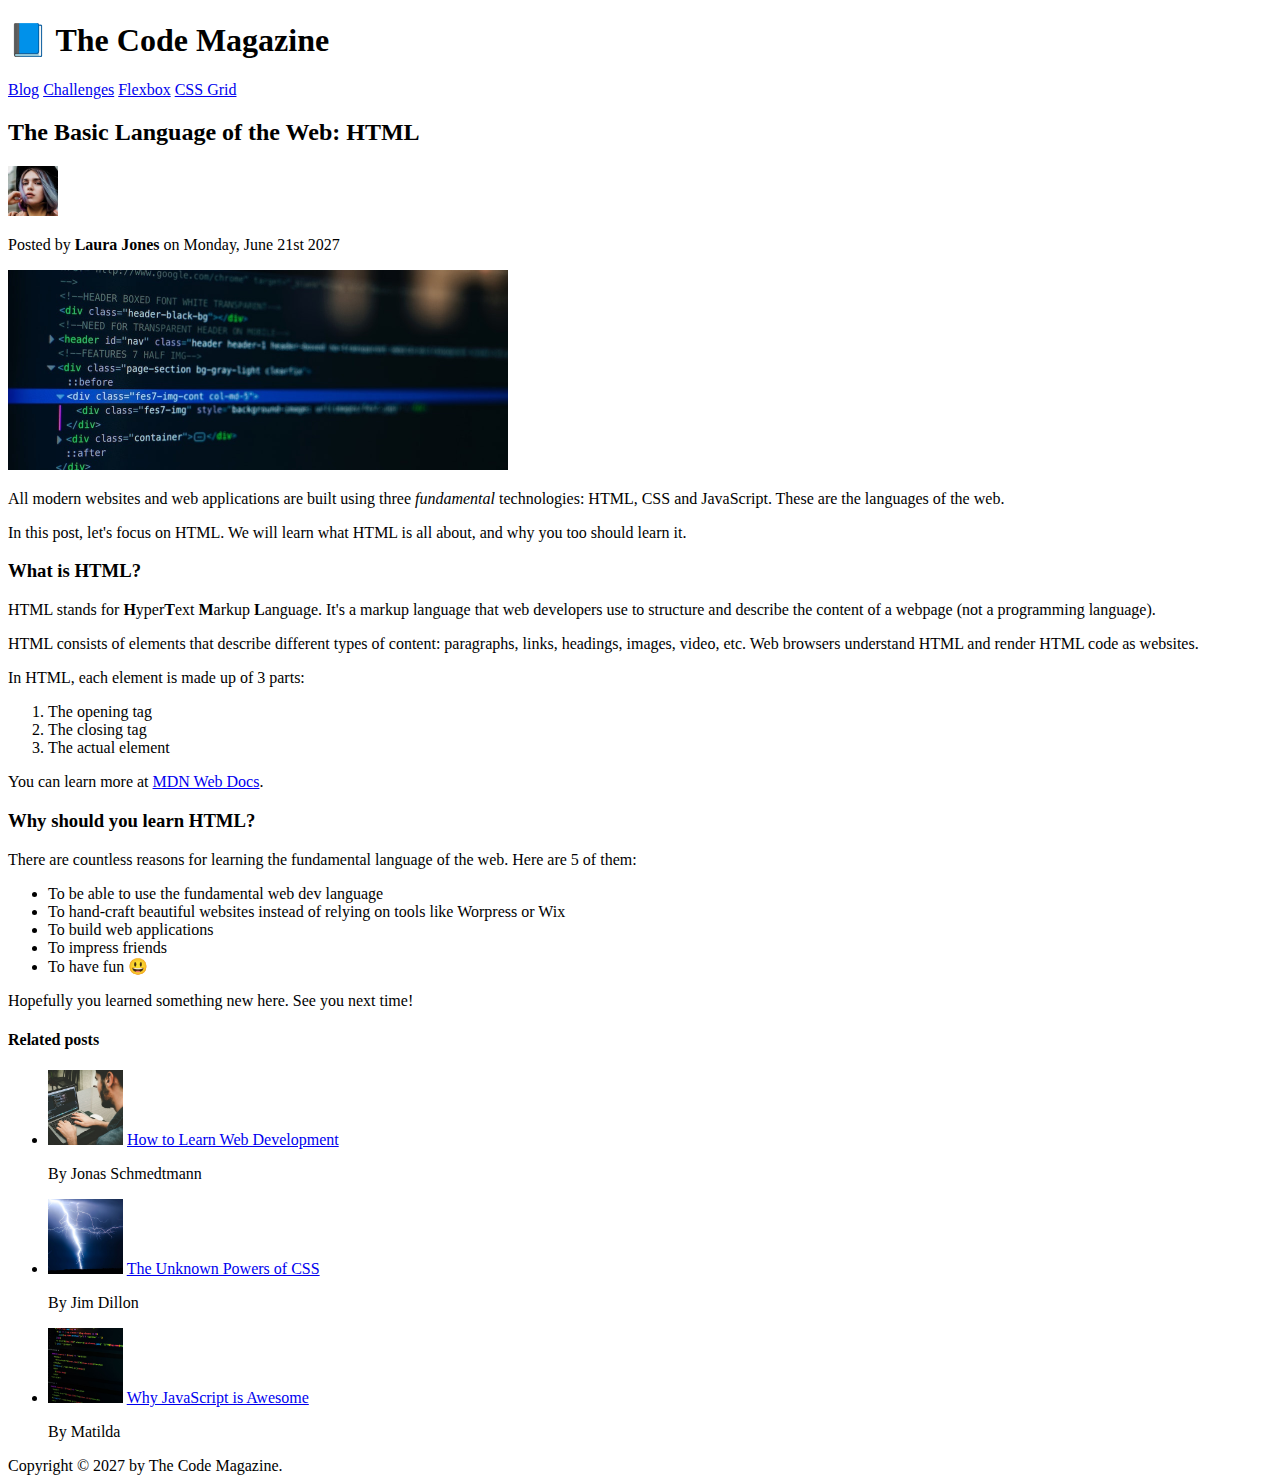
<file: html-css-course-master/final/02-HTML-Fundamentals/index.html>
<!DOCTYPE html>
<html lang="en">
  <head>
    <meta charset="UTF-8" />
    <title>The Basic Language of the Web: HTML</title>
  </head>

  <body>
    <!--
    <h1>The Basic Language of the Web: HTML</h1>
    <h2>The Basic Language of the Web: HTML</h2>
    <h3>The Basic Language of the Web: HTML</h3>
    <h4>The Basic Language of the Web: HTML</h4>
    <h5>The Basic Language of the Web: HTML</h5>
    <h6>The Basic Language of the Web: HTML</h6>
    -->

    <header>
      <h1>📘 The Code Magazine</h1>

      <nav>
        <a href="blog.html">Blog</a>
        <a href="#">Challenges</a>
        <a href="#">Flexbox</a>
        <a href="#">CSS Grid</a>
      </nav>
    </header>

    <article>
      <header>
        <h2>The Basic Language of the Web: HTML</h2>

        <img
          src="img/laura-jones.jpg"
          alt="Headshot of Laura Jones"
          height="50"
          width="50"
        />

        <p>Posted by <strong>Laura Jones</strong> on Monday, June 21st 2027</p>

        <img
          src="img/post-img.jpg"
          alt="HTML code on a screen"
          width="500"
          height="200"
        />
      </header>

      <p>
        All modern websites and web applications are built using three
        <em>fundamental</em>
        technologies: HTML, CSS and JavaScript. These are the languages of the
        web.
      </p>

      <p>
        In this post, let's focus on HTML. We will learn what HTML is all about,
        and why you too should learn it.
      </p>

      <h3>What is HTML?</h3>
      <p>
        HTML stands for <strong>H</strong>yper<strong>T</strong>ext
        <strong>M</strong>arkup <strong>L</strong>anguage. It's a markup
        language that web developers use to structure and describe the content
        of a webpage (not a programming language).
      </p>
      <p>
        HTML consists of elements that describe different types of content:
        paragraphs, links, headings, images, video, etc. Web browsers understand
        HTML and render HTML code as websites.
      </p>
      <p>In HTML, each element is made up of 3 parts:</p>

      <ol>
        <li>The opening tag</li>
        <li>The closing tag</li>
        <li>The actual element</li>
      </ol>

      <p>
        You can learn more at
        <a
          href="https://developer.mozilla.org/en-US/docs/Web/HTML"
          target="_blank"
          >MDN Web Docs</a
        >.
      </p>

      <h3>Why should you learn HTML?</h3>

      <p>
        There are countless reasons for learning the fundamental language of the
        web. Here are 5 of them:
      </p>

      <ul>
        <li>To be able to use the fundamental web dev language</li>
        <li>
          To hand-craft beautiful websites instead of relying on tools like
          Worpress or Wix
        </li>
        <li>To build web applications</li>
        <li>To impress friends</li>
        <li>To have fun 😃</li>
      </ul>

      <p>Hopefully you learned something new here. See you next time!</p>
    </article>

    <aside>
      <h4>Related posts</h4>

      <ul>
        <li>
          <img
            src="img/related-1.jpg"
            alt="Person programming"
            width="75"
            width="75"
          />
          <a href="#">How to Learn Web Development</a>
          <p>By Jonas Schmedtmann</p>
        </li>
        <li>
          <img src="img/related-2.jpg" alt="Lightning" width="75" heigth="75" />
          <a href="#">The Unknown Powers of CSS</a>
          <p>By Jim Dillon</p>
        </li>
        <li>
          <img
            src="img/related-3.jpg"
            alt="JavaScript code on a screen"
            width="75"
            height="75"
          />
          <a href="#">Why JavaScript is Awesome</a>
          <p>By Matilda</p>
        </li>
      </ul>
    </aside>

    <footer>Copyright &copy; 2027 by The Code Magazine.</footer>
  </body>
</html>
</file>
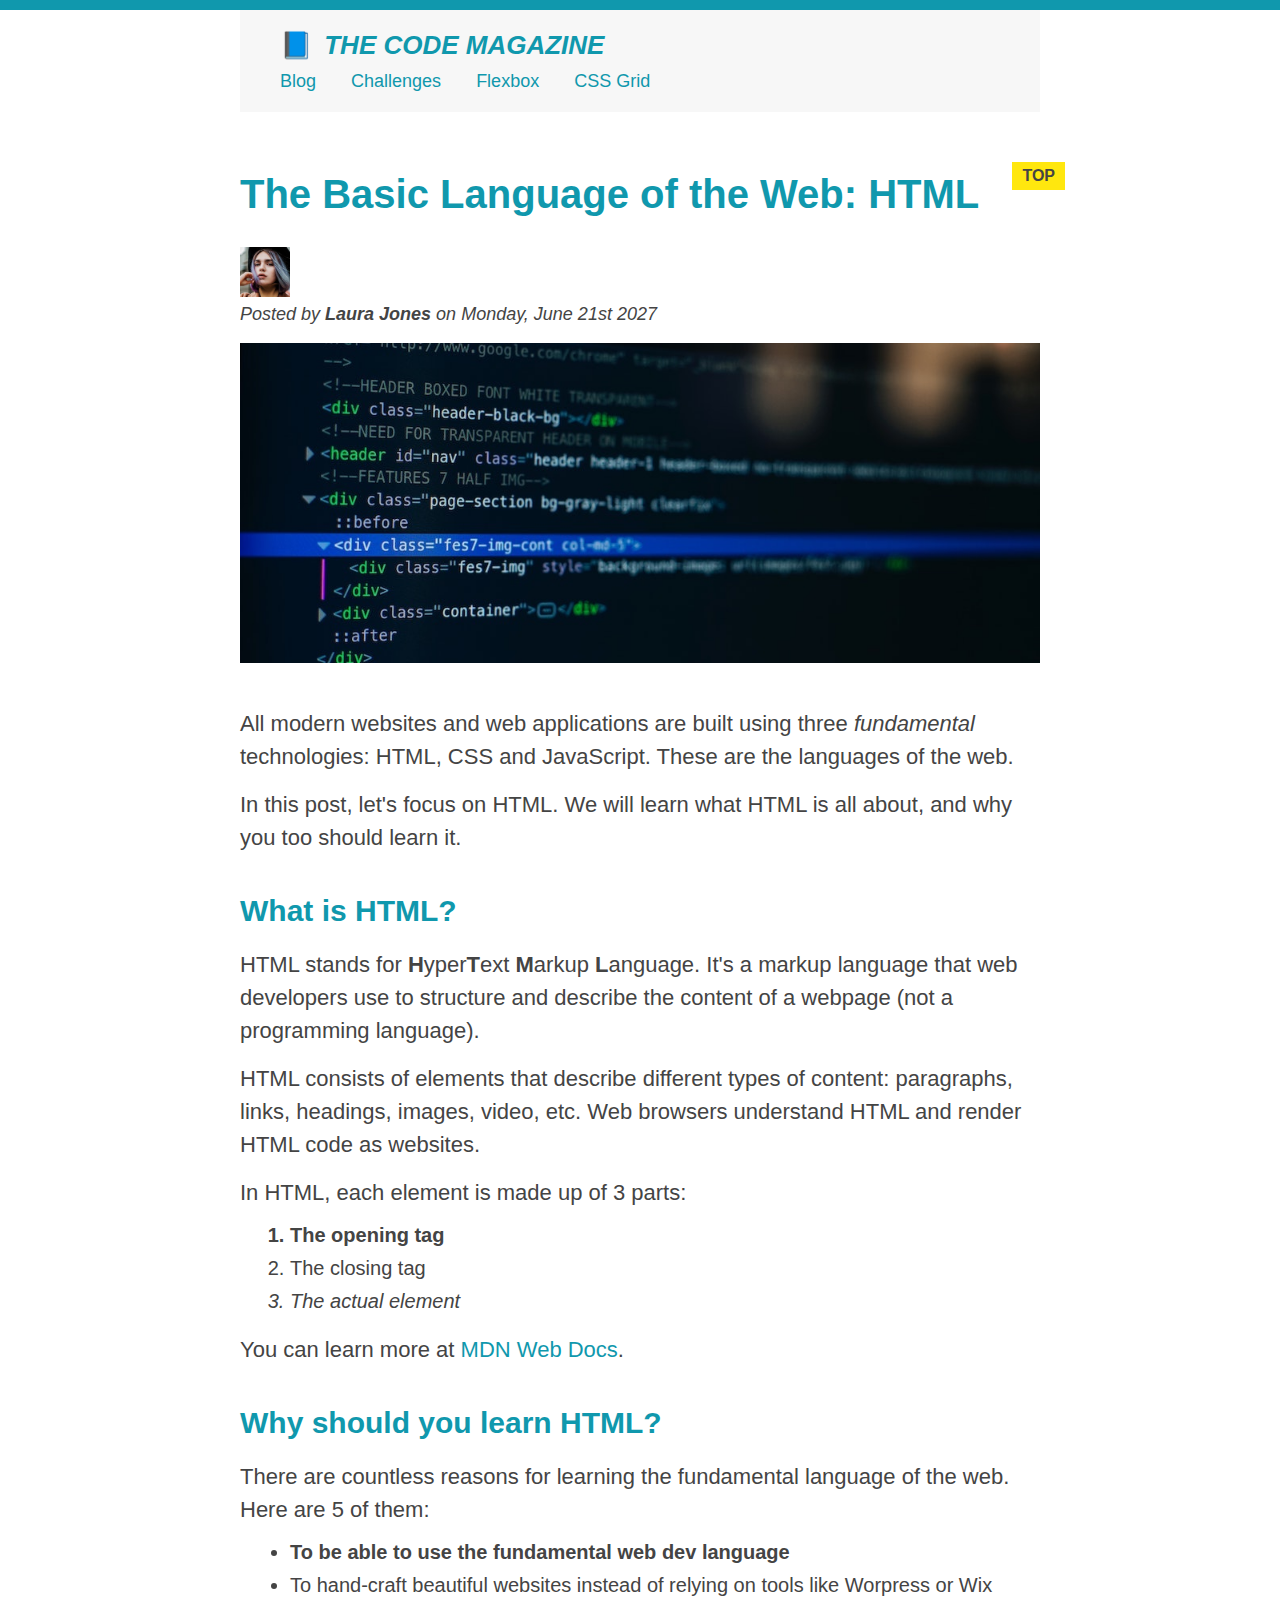
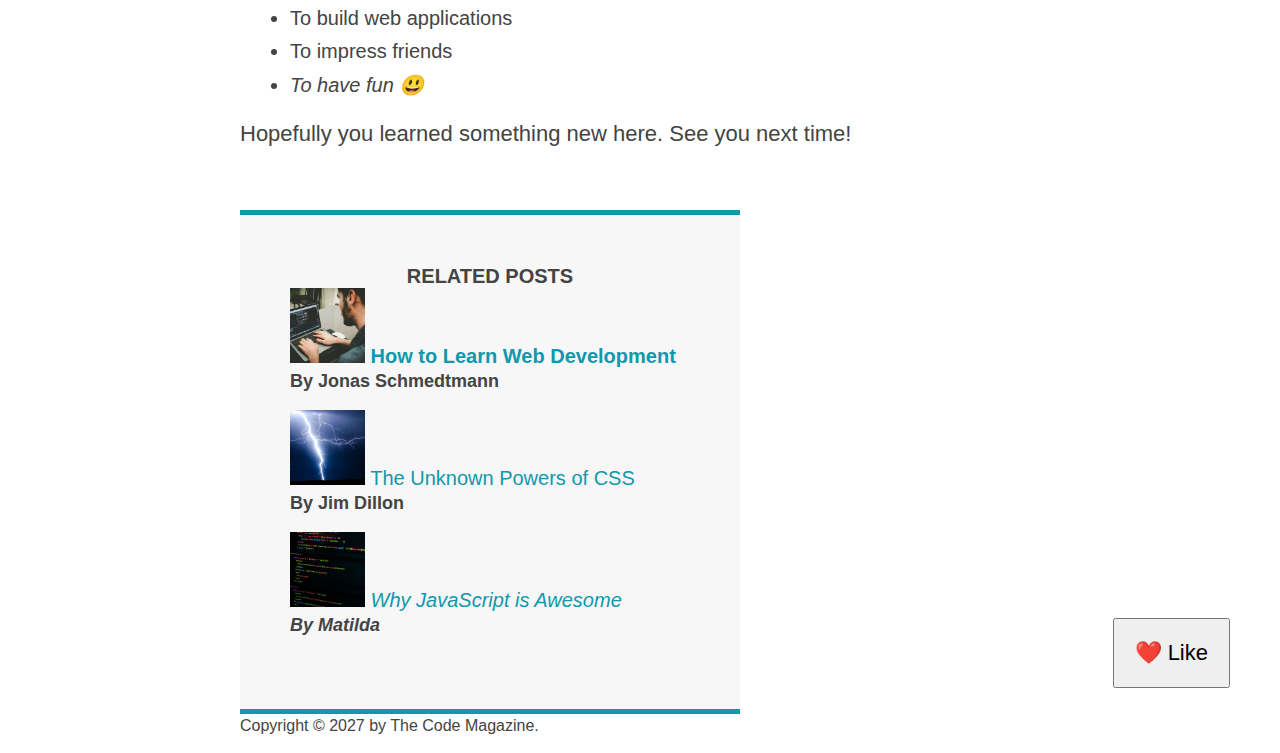
<file: html-css-course-master/final/03-CSS-Fundamentals/index.html>
<!DOCTYPE html>
<html lang="en">
  <head>
    <meta charset="UTF-8" />
    <link href="style.css" rel="stylesheet" />

    <title>The Basic Language of the Web: HTML</title>
  </head>

  <body>
    <!--
    <h1>The Basic Language of the Web: HTML</h1>
    <h2>The Basic Language of the Web: HTML</h2>
    <h3>The Basic Language of the Web: HTML</h3>
    <h4>The Basic Language of the Web: HTML</h4>
    <h5>The Basic Language of the Web: HTML</h5>
    <h6>The Basic Language of the Web: HTML</h6>
    -->

    <div class="container">
      <header class="main-header">
        <h1>📘 The Code Magazine</h1>

        <nav>
          <!-- <strong>This is the navigation</strong> -->
          <a href="blog.html">Blog</a>
          <a href="#">Challenges</a>
          <a href="#">Flexbox</a>
          <a href="#">CSS Grid</a>
        </nav>
      </header>

      <article>
        <header class="post-header">
          <h2>The Basic Language of the Web: HTML</h2>

          <img
            src="img/laura-jones.jpg"
            alt="Headshot of Laura Jones"
            height="50"
            width="50"
          />

          <p id="author">
            Posted by <strong>Laura Jones</strong> on Monday, June 21st 2027
          </p>

          <img
            src="img/post-img.jpg"
            alt="HTML code on a screen"
            width="500"
            height="200"
            class="post-img"
          />
          <button>❤️ Like</button>
        </header>

        <p>
          All modern websites and web applications are built using three
          <em>fundamental</em>
          technologies: HTML, CSS and JavaScript. These are the languages of the
          web.
        </p>

        <p>
          In this post, let's focus on HTML. We will learn what HTML is all
          about, and why you too should learn it.
        </p>

        <h3>What is HTML?</h3>
        <p>
          HTML stands for <strong>H</strong>yper<strong>T</strong>ext
          <strong>M</strong>arkup <strong>L</strong>anguage. It's a markup
          language that web developers use to structure and describe the content
          of a webpage (not a programming language).
        </p>
        <p>
          HTML consists of elements that describe different types of content:
          paragraphs, links, headings, images, video, etc. Web browsers
          understand HTML and render HTML code as websites.
        </p>
        <p>In HTML, each element is made up of 3 parts:</p>

        <ol>
          <li class="first-li">The opening tag</li>
          <li>The closing tag</li>
          <li>The actual element</li>
        </ol>

        <p>
          You can learn more at
          <a
            href="https://developer.mozilla.org/en-US/docs/Web/HTML"
            target="_blank"
            >MDN Web Docs</a
          >.
        </p>

        <h3>Why should you learn HTML?</h3>

        <p>
          There are countless reasons for learning the fundamental language of
          the web. Here are 5 of them:
        </p>

        <ul>
          <li class="first-li">
            To be able to use the fundamental web dev language
          </li>
          <li>
            To hand-craft beautiful websites instead of relying on tools like
            Worpress or Wix
          </li>
          <li>To build web applications</li>
          <li>To impress friends</li>
          <li>To have fun 😃</li>
        </ul>

        <p>Hopefully you learned something new here. See you next time!</p>
      </article>

      <aside>
        <h4>Related posts</h4>

        <ul class="related">
          <li>
            <img
              src="img/related-1.jpg"
              alt="Person programming"
              width="75"
              height="75"
            />
            <a href="#">How to Learn Web Development</a>
            <p class="related-author">By Jonas Schmedtmann</p>
          </li>
          <li>
            <img
              src="img/related-2.jpg"
              alt="Lightning"
              width="75"
              height="75"
            />
            <a href="#">The Unknown Powers of CSS</a>
            <p class="related-author">By Jim Dillon</p>
          </li>
          <li>
            <img
              src="img/related-3.jpg"
              alt="JavaScript code on a screen"
              width="75"
              height="75"
            />
            <a href="#">Why JavaScript is Awesome</a>
            <p class="related-author">By Matilda</p>
          </li>
        </ul>
      </aside>

      <footer>
        <p id="copyright" class="copyright text">
          Copyright &copy; 2027 by The Code Magazine.
        </p>
      </footer>
    </div>
  </body>
</html>
</file>
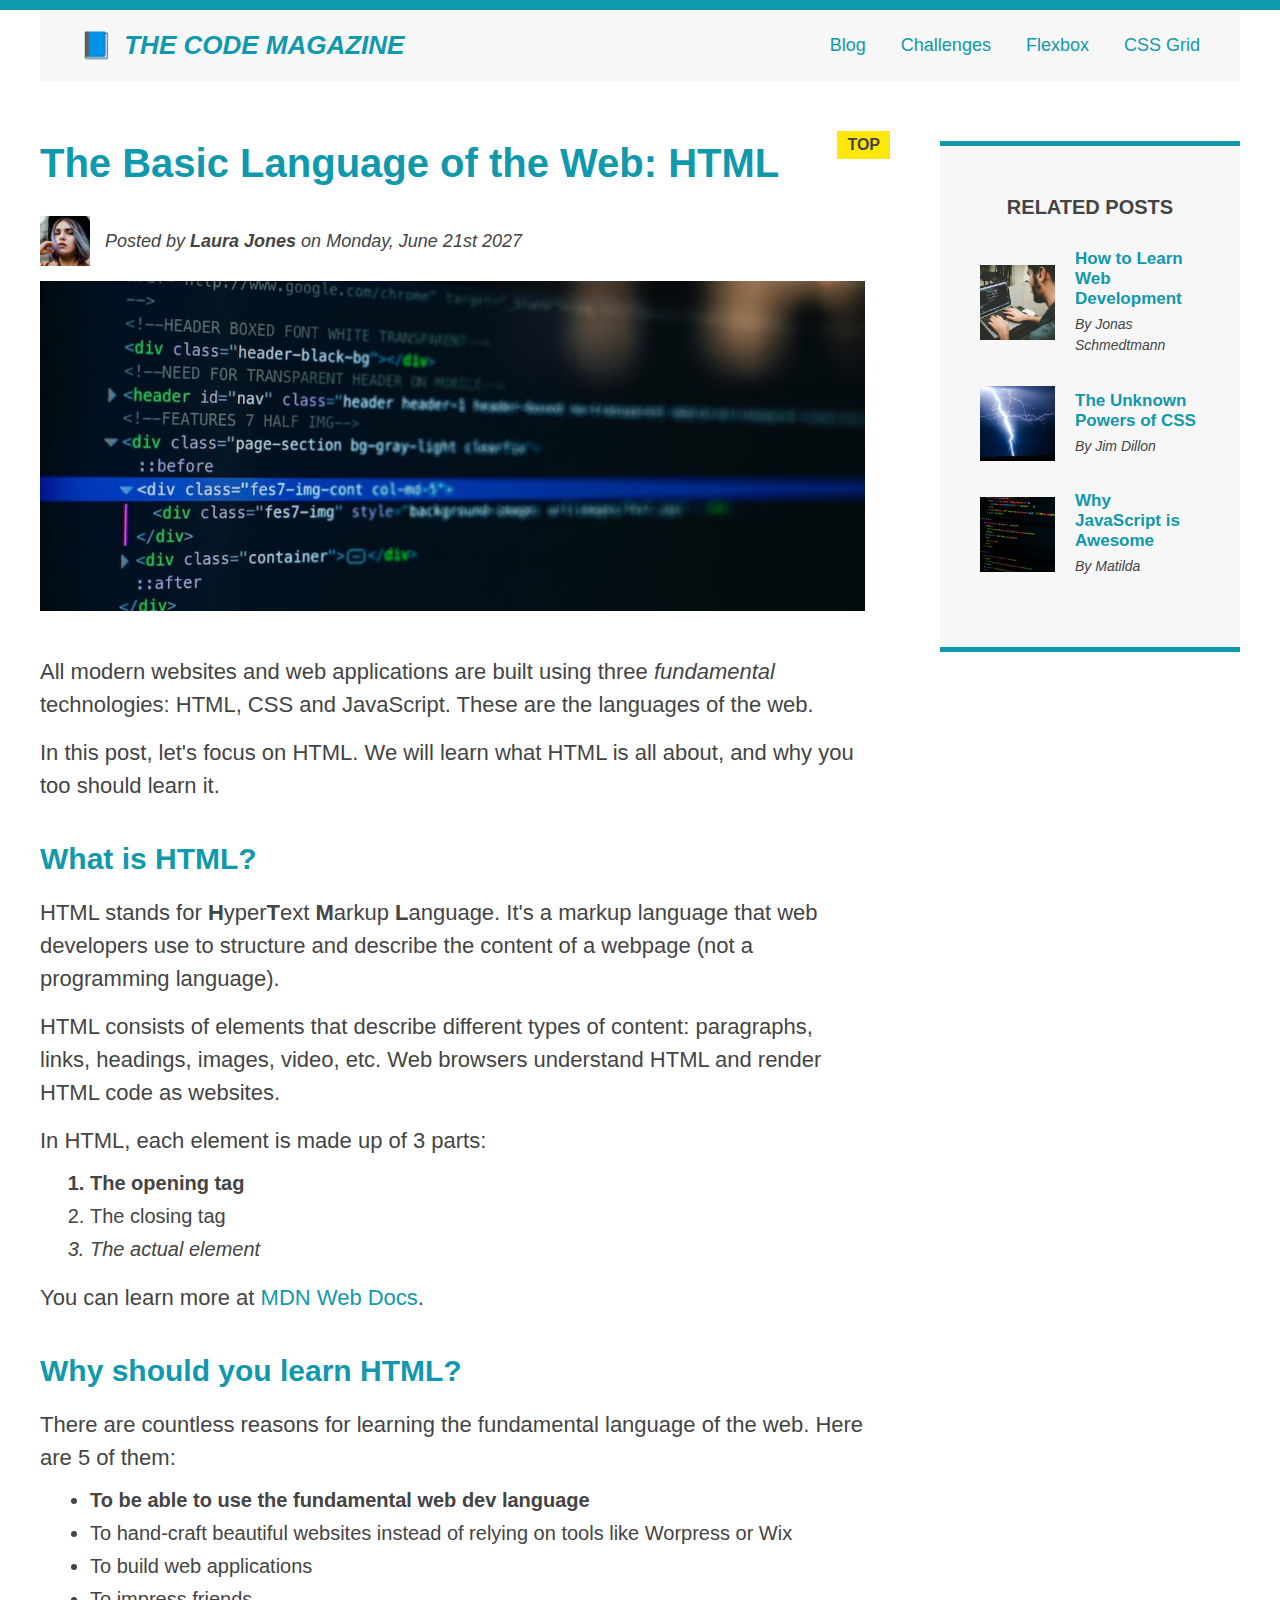
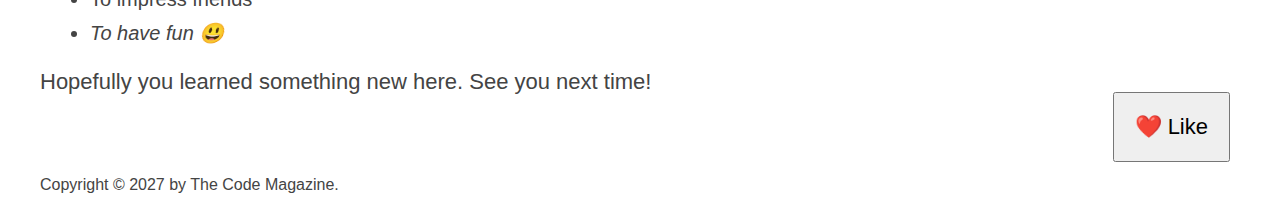
<file: html-css-course-master/final/04-CSS-Layouts/index.html>
<!DOCTYPE html>
<html lang="en">
  <head>
    <meta charset="UTF-8" />
    <link href="style.css" rel="stylesheet" />

    <title>The Basic Language of the Web: HTML</title>
  </head>

  <body>
    <!--
    <h1>The Basic Language of the Web: HTML</h1>
    <h2>The Basic Language of the Web: HTML</h2>
    <h3>The Basic Language of the Web: HTML</h3>
    <h4>The Basic Language of the Web: HTML</h4>
    <h5>The Basic Language of the Web: HTML</h5>
    <h6>The Basic Language of the Web: HTML</h6>
    -->

    <div class="container">
      <header class="main-header clearfix">
        <h1>📘 The Code Magazine</h1>

        <nav>
          <!-- <strong>This is the navigation</strong> -->
          <a href="blog.html">Blog</a>
          <a href="#">Challenges</a>
          <a href="flexbox.html">Flexbox</a>
          <a href="css-grid.html">CSS Grid</a>
        </nav>

        <!-- <div class="clear"></div> -->
      </header>

      <!-- ONLY NECESSARY FOR FLEXBOX -->
      <!-- <div class="row"> -->
      <article>
        <header class="post-header">
          <h2>The Basic Language of the Web: HTML</h2>

          <div class="author-box">
            <img
              src="img/laura-jones.jpg"
              alt="Headshot of Laura Jones"
              height="50"
              width="50"
              class="author-img"
            />

            <p id="author" class="author">
              Posted by <strong>Laura Jones</strong> on Monday, June 21st 2027
            </p>
          </div>

          <img
            src="img/post-img.jpg"
            alt="HTML code on a screen"
            width="500"
            height="200"
            class="post-img"
          />
          <button>❤️ Like</button>
        </header>

        <p>
          All modern websites and web applications are built using three
          <em>fundamental</em>
          technologies: HTML, CSS and JavaScript. These are the languages of the
          web.
        </p>

        <p>
          In this post, let's focus on HTML. We will learn what HTML is all
          about, and why you too should learn it.
        </p>

        <h3>What is HTML?</h3>
        <p>
          HTML stands for <strong>H</strong>yper<strong>T</strong>ext
          <strong>M</strong>arkup <strong>L</strong>anguage. It's a markup
          language that web developers use to structure and describe the content
          of a webpage (not a programming language).
        </p>
        <p>
          HTML consists of elements that describe different types of content:
          paragraphs, links, headings, images, video, etc. Web browsers
          understand HTML and render HTML code as websites.
        </p>
        <p>In HTML, each element is made up of 3 parts:</p>

        <ol>
          <li class="first-li">The opening tag</li>
          <li>The closing tag</li>
          <li>The actual element</li>
        </ol>

        <p>
          You can learn more at
          <a
            href="https://developer.mozilla.org/en-US/docs/Web/HTML"
            target="_blank"
            >MDN Web Docs</a
          >.
        </p>

        <h3>Why should you learn HTML?</h3>

        <p>
          There are countless reasons for learning the fundamental language of
          the web. Here are 5 of them:
        </p>

        <ul>
          <li class="first-li">
            To be able to use the fundamental web dev language
          </li>
          <li>
            To hand-craft beautiful websites instead of relying on tools like
            Worpress or Wix
          </li>
          <li>To build web applications</li>
          <li>To impress friends</li>
          <li>To have fun 😃</li>
        </ul>

        <p>Hopefully you learned something new here. See you next time!</p>
      </article>

      <aside>
        <h4>Related posts</h4>

        <ul class="related">
          <li class="related-post">
            <img
              src="img/related-1.jpg"
              alt="Person programming"
              width="75"
              height="75"
            />
            <div>
              <a href="#" class="related-link">How to Learn Web Development</a>
              <p class="related-author">By Jonas Schmedtmann</p>
            </div>
          </li>
          <li class="related-post">
            <img
              src="img/related-2.jpg"
              alt="Lightning"
              width="75"
              height="75"
            />
            <div>
              <a href="#" class="related-link">The Unknown Powers of CSS</a>
              <p class="related-author">By Jim Dillon</p>
            </div>
          </li>
          <li class="related-post">
            <img
              src="img/related-3.jpg"
              alt="JavaScript code on a screen"
              width="75"
              height="75"
            />
            <div>
              <a href="#" class="related-link">Why JavaScript is Awesome</a>
              <p class="related-author">By Matilda</p>
            </div>
          </li>
        </ul>
      </aside>
      <!-- </div> -->

      <footer>
        <p id="copyright" class="copyright text">
          Copyright &copy; 2027 by The Code Magazine.
        </p>
      </footer>
    </div>
  </body>
</html>
</file>
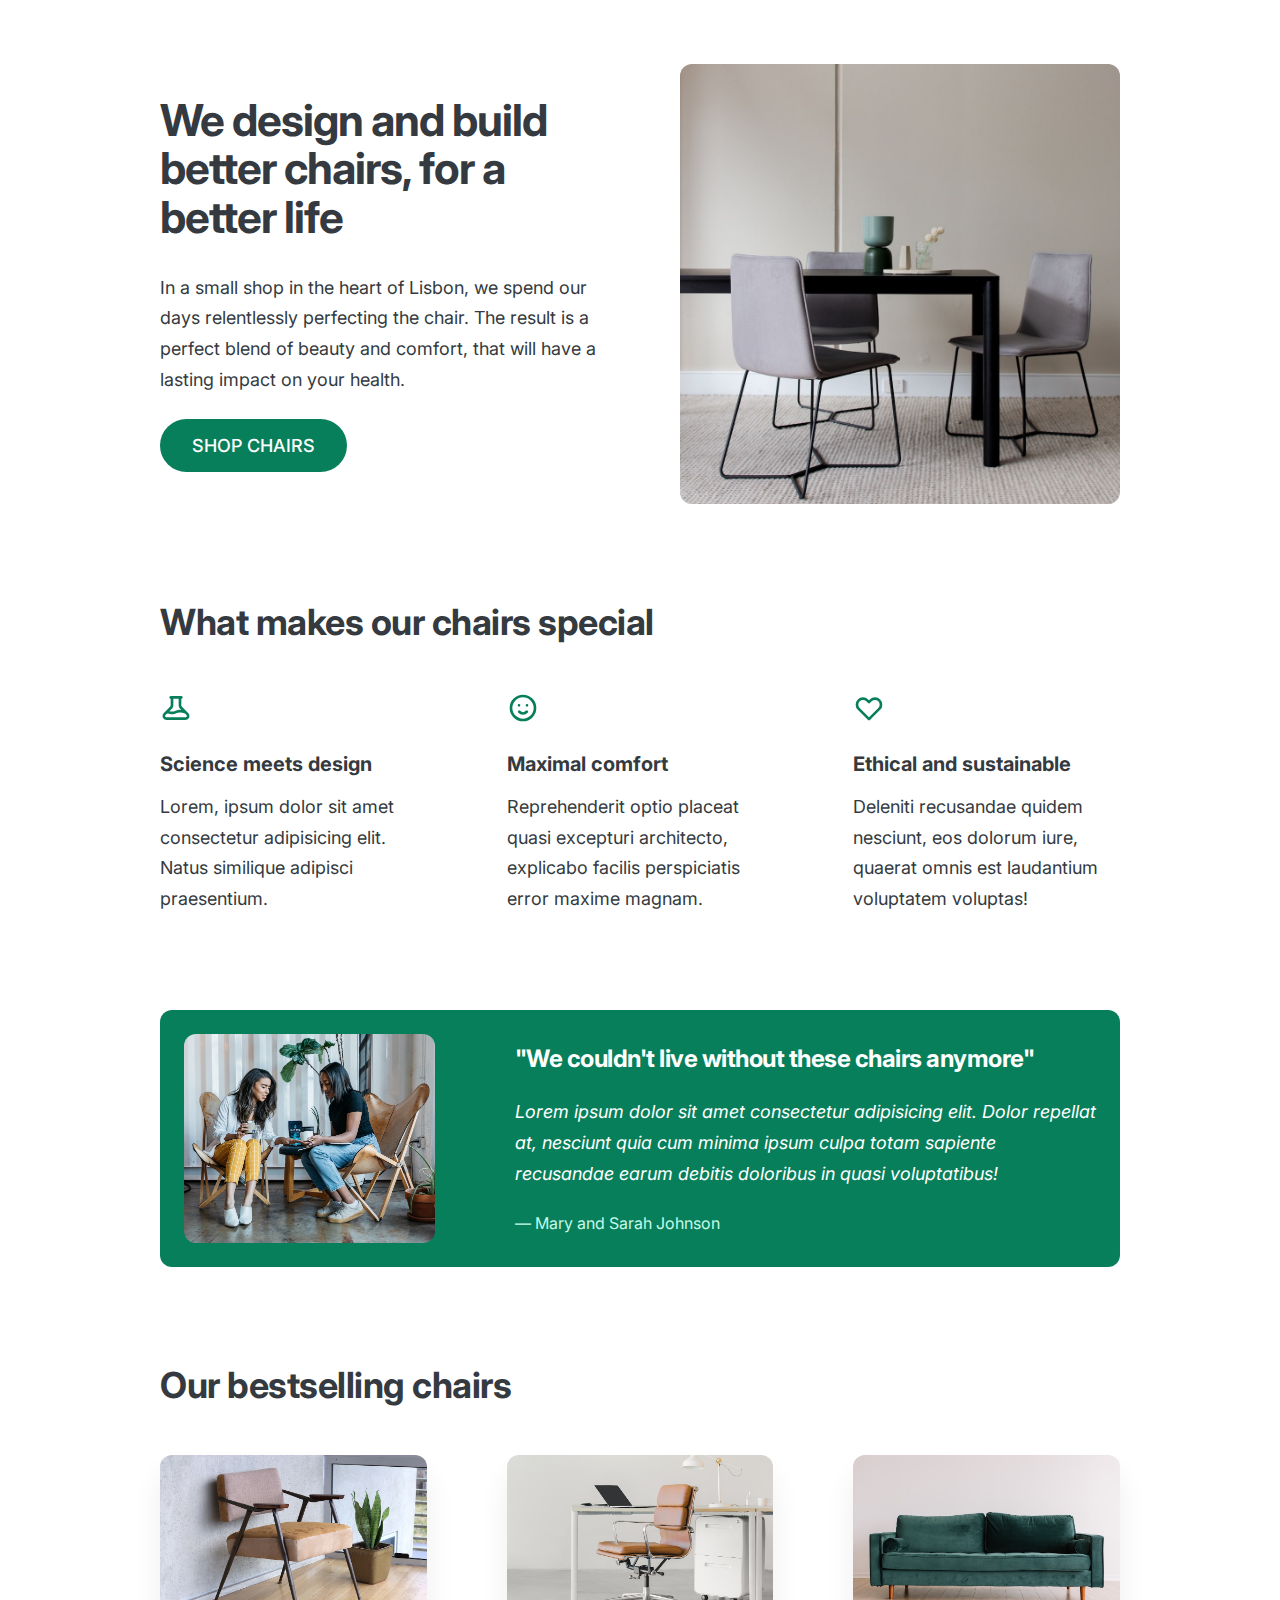
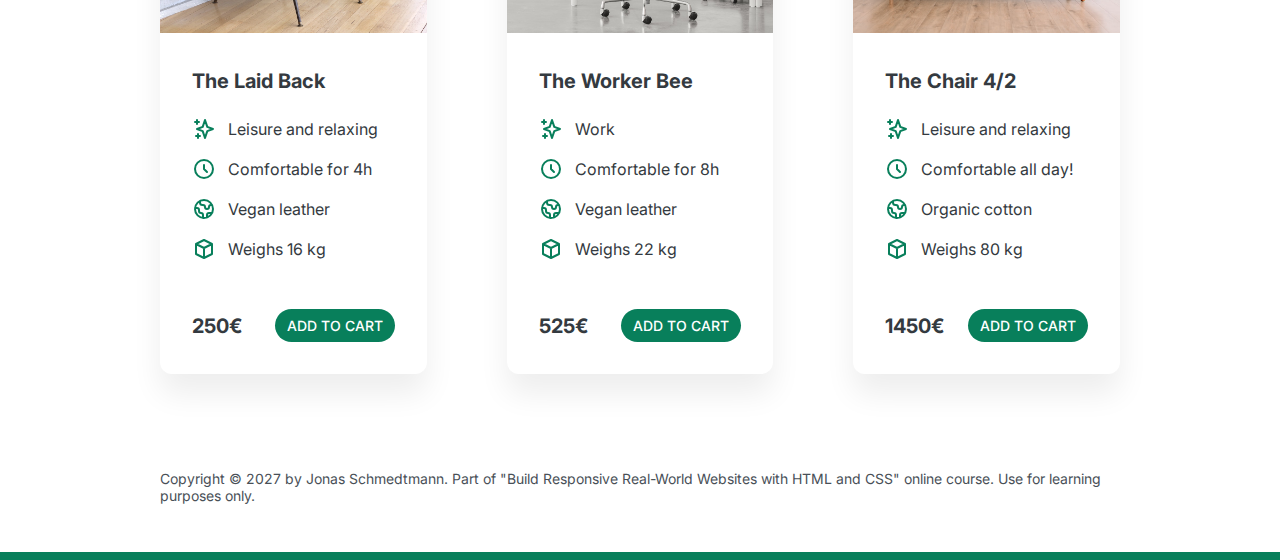
<file: html-css-course-master/final/05-Design/index.html>
<!DOCTYPE html>
<html lang="en">
  <head>
    <meta charset="UTF-8" />
    <meta http-equiv="X-UA-Compatible" content="IE=edge" />
    <meta name="viewport" content="width=device-width, initial-scale=1.0" />

    <link rel="preconnect" href="https://fonts.gstatic.com" />
    <link
      href="https://fonts.googleapis.com/css2?family=Inter:wght@400;500;700&display=swap"
      rel="stylesheet"
    />

    <link rel="stylesheet" href="style.css" />
    <title>Lisbon Chair Shop</title>
  </head>
  <body>
    <div class="container">
      <header>
        <div class="header-text-box">
          <h1>We design and build better chairs, for a better life</h1>
          <p class="header-text">
            In a small shop in the heart of Lisbon, we spend our days
            relentlessly perfecting the chair. The result is a perfect blend of
            beauty and comfort, that will have a lasting impact on your health.
          </p>
          <a class="btn btn--big" href="#">Shop chairs</a>
        </div>
        <img src="hero.jpg" alt="Photo" />
      </header>

      <section>
        <h2>What makes our chairs special</h2>
        <div class="grid-3-cols">
          <div>
            <svg
              xmlns="http://www.w3.org/2000/svg"
              class="features-icon"
              fill="none"
              viewBox="0 0 24 24"
              stroke="currentColor"
            >
              <path
                stroke-linecap="round"
                stroke-linejoin="round"
                stroke-width="2"
                d="M19.428 15.428a2 2 0 00-1.022-.547l-2.387-.477a6 6 0 00-3.86.517l-.318.158a6 6 0 01-3.86.517L6.05 15.21a2 2 0 00-1.806.547M8 4h8l-1 1v5.172a2 2 0 00.586 1.414l5 5c1.26 1.26.367 3.414-1.415 3.414H4.828c-1.782 0-2.674-2.154-1.414-3.414l5-5A2 2 0 009 10.172V5L8 4z"
              />
            </svg>
            <p class="features-title"><strong>Science meets design</strong></p>
            <p class="features-text">
              Lorem, ipsum dolor sit amet consectetur adipisicing elit. Natus
              similique adipisci praesentium.
            </p>
          </div>

          <div>
            <svg
              xmlns="http://www.w3.org/2000/svg"
              class="features-icon"
              fill="none"
              viewBox="0 0 24 24"
              stroke="currentColor"
            >
              <path
                stroke-linecap="round"
                stroke-linejoin="round"
                stroke-width="2"
                d="M14.828 14.828a4 4 0 01-5.656 0M9 10h.01M15 10h.01M21 12a9 9 0 11-18 0 9 9 0 0118 0z"
              />
            </svg>
            <p class="features-title">
              <strong>Maximal comfort</strong>
            </p>
            <p class="features-text">
              Reprehenderit optio placeat quasi excepturi architecto, explicabo
              facilis perspiciatis error maxime magnam.
            </p>
          </div>

          <div>
            <svg
              xmlns="http://www.w3.org/2000/svg"
              class="features-icon"
              fill="none"
              viewBox="0 0 24 24"
              stroke="currentColor"
            >
              <path
                stroke-linecap="round"
                stroke-linejoin="round"
                stroke-width="2"
                d="M4.318 6.318a4.5 4.5 0 000 6.364L12 20.364l7.682-7.682a4.5 4.5 0 00-6.364-6.364L12 7.636l-1.318-1.318a4.5 4.5 0 00-6.364 0z"
              />
            </svg>
            <p class="features-title">
              <strong>Ethical and sustainable</strong>
            </p>
            <p class="features-text">
              Deleniti recusandae quidem nesciunt, eos dolorum iure, quaerat
              omnis est laudantium voluptatem voluptas!
            </p>
          </div>
        </div>
      </section>

      <section class="testimonial-section">
        <div class="grid-3-cols">
          <img src="customers.jpg" alt="People sitting on chairs" />
          <div class="testimonial-box">
            <h2>"We couldn't live without these chairs anymore"</h2>
            <blockquote class="testimonial-text">
              Lorem ipsum dolor sit amet consectetur adipisicing elit. Dolor
              repellat at, nesciunt quia cum minima ipsum culpa totam sapiente
              recusandae earum debitis doloribus in quasi voluptatibus!
            </blockquote>
            <p class="testimonial-author">&mdash; Mary and Sarah Johnson</p>
          </div>
        </div>
      </section>

      <section>
        <h2>Our bestselling chairs</h2>
        <div class="grid-3-cols">
          <figure class="chair">
            <img src="chair-1.jpg" alt="Chair" />
            <div class="chair-box">
              <h3>The Laid Back</h3>
              <ul class="chair-details">
                <li>
                  <svg
                    xmlns="http://www.w3.org/2000/svg"
                    class="chair-icon"
                    fill="none"
                    viewBox="0 0 24 24"
                    stroke="currentColor"
                  >
                    <path
                      stroke-linecap="round"
                      stroke-linejoin="round"
                      stroke-width="2"
                      d="M5 3v4M3 5h4M6 17v4m-2-2h4m5-16l2.286 6.857L21 12l-5.714 2.143L13 21l-2.286-6.857L5 12l5.714-2.143L13 3z"
                    />
                  </svg>
                  <!-- Span is a generic INLINE text element, it doesn't have any meaning. It's like a div element, but inline -->
                  <span>Leisure and relaxing</span>
                </li>
                <li>
                  <svg
                    xmlns="http://www.w3.org/2000/svg"
                    class="chair-icon"
                    fill="none"
                    viewBox="0 0 24 24"
                    stroke="currentColor"
                  >
                    <path
                      stroke-linecap="round"
                      stroke-linejoin="round"
                      stroke-width="2"
                      d="M12 8v4l3 3m6-3a9 9 0 11-18 0 9 9 0 0118 0z"
                    />
                  </svg>
                  <span>Comfortable for 4h</span>
                </li>
                <li>
                  <svg
                    xmlns="http://www.w3.org/2000/svg"
                    class="chair-icon"
                    fill="none"
                    viewBox="0 0 24 24"
                    stroke="currentColor"
                  >
                    <path
                      stroke-linecap="round"
                      stroke-linejoin="round"
                      stroke-width="2"
                      d="M3.055 11H5a2 2 0 012 2v1a2 2 0 002 2 2 2 0 012 2v2.945M8 3.935V5.5A2.5 2.5 0 0010.5 8h.5a2 2 0 012 2 2 2 0 104 0 2 2 0 012-2h1.064M15 20.488V18a2 2 0 012-2h3.064M21 12a9 9 0 11-18 0 9 9 0 0118 0z"
                    />
                  </svg>
                  <span>Vegan leather</span>
                </li>
                <li>
                  <svg
                    xmlns="http://www.w3.org/2000/svg"
                    class="chair-icon"
                    fill="none"
                    viewBox="0 0 24 24"
                    stroke="currentColor"
                  >
                    <path
                      stroke-linecap="round"
                      stroke-linejoin="round"
                      stroke-width="2"
                      d="M20 7l-8-4-8 4m16 0l-8 4m8-4v10l-8 4m0-10L4 7m8 4v10M4 7v10l8 4"
                    />
                  </svg>
                  <span>Weighs 16 kg</span>
                </li>
              </ul>
              <div class="chair-price">
                <strong>250€</strong>
                <a href="#" class="btn btn--small">Add to cart</a>
              </div>
            </div>
          </figure>

          <figure class="chair">
            <img src="chair-2.jpg" alt="Chair" />
            <div class="chair-box">
              <h3>The Worker Bee</h3>
              <ul class="chair-details">
                <li>
                  <svg
                    xmlns="http://www.w3.org/2000/svg"
                    class="chair-icon"
                    fill="none"
                    viewBox="0 0 24 24"
                    stroke="currentColor"
                  >
                    <path
                      stroke-linecap="round"
                      stroke-linejoin="round"
                      stroke-width="2"
                      d="M5 3v4M3 5h4M6 17v4m-2-2h4m5-16l2.286 6.857L21 12l-5.714 2.143L13 21l-2.286-6.857L5 12l5.714-2.143L13 3z"
                    />
                  </svg>
                  <span>Work</span>
                </li>
                <li>
                  <svg
                    xmlns="http://www.w3.org/2000/svg"
                    class="chair-icon"
                    fill="none"
                    viewBox="0 0 24 24"
                    stroke="currentColor"
                  >
                    <path
                      stroke-linecap="round"
                      stroke-linejoin="round"
                      stroke-width="2"
                      d="M12 8v4l3 3m6-3a9 9 0 11-18 0 9 9 0 0118 0z"
                    />
                  </svg>
                  <span>Comfortable for 8h</span>
                </li>
                <li>
                  <svg
                    xmlns="http://www.w3.org/2000/svg"
                    class="chair-icon"
                    fill="none"
                    viewBox="0 0 24 24"
                    stroke="currentColor"
                  >
                    <path
                      stroke-linecap="round"
                      stroke-linejoin="round"
                      stroke-width="2"
                      d="M3.055 11H5a2 2 0 012 2v1a2 2 0 002 2 2 2 0 012 2v2.945M8 3.935V5.5A2.5 2.5 0 0010.5 8h.5a2 2 0 012 2 2 2 0 104 0 2 2 0 012-2h1.064M15 20.488V18a2 2 0 012-2h3.064M21 12a9 9 0 11-18 0 9 9 0 0118 0z"
                    />
                  </svg>
                  <span>Vegan leather</span>
                </li>
                <li>
                  <svg
                    xmlns="http://www.w3.org/2000/svg"
                    class="chair-icon"
                    fill="none"
                    viewBox="0 0 24 24"
                    stroke="currentColor"
                  >
                    <path
                      stroke-linecap="round"
                      stroke-linejoin="round"
                      stroke-width="2"
                      d="M20 7l-8-4-8 4m16 0l-8 4m8-4v10l-8 4m0-10L4 7m8 4v10M4 7v10l8 4"
                    />
                  </svg>
                  <span>Weighs 22 kg</span>
                </li>
              </ul>
              <div class="chair-price">
                <strong>525€</strong>
                <a href="#" class="btn btn--small">Add to cart</a>
              </div>
            </div>
          </figure>

          <figure class="chair">
            <img src="chair-3.jpg" alt="Chair" />
            <div class="chair-box">
              <h3>The Chair 4/2</h3>
              <ul class="chair-details">
                <li>
                  <svg
                    xmlns="http://www.w3.org/2000/svg"
                    class="chair-icon"
                    fill="none"
                    viewBox="0 0 24 24"
                    stroke="currentColor"
                  >
                    <path
                      stroke-linecap="round"
                      stroke-linejoin="round"
                      stroke-width="2"
                      d="M5 3v4M3 5h4M6 17v4m-2-2h4m5-16l2.286 6.857L21 12l-5.714 2.143L13 21l-2.286-6.857L5 12l5.714-2.143L13 3z"
                    />
                  </svg>
                  <span>Leisure and relaxing</span>
                </li>
                <li>
                  <svg
                    xmlns="http://www.w3.org/2000/svg"
                    class="chair-icon"
                    fill="none"
                    viewBox="0 0 24 24"
                    stroke="currentColor"
                  >
                    <path
                      stroke-linecap="round"
                      stroke-linejoin="round"
                      stroke-width="2"
                      d="M12 8v4l3 3m6-3a9 9 0 11-18 0 9 9 0 0118 0z"
                    />
                  </svg>
                  <span>Comfortable all day!</span>
                </li>
                <li>
                  <svg
                    xmlns="http://www.w3.org/2000/svg"
                    class="chair-icon"
                    fill="none"
                    viewBox="0 0 24 24"
                    stroke="currentColor"
                  >
                    <path
                      stroke-linecap="round"
                      stroke-linejoin="round"
                      stroke-width="2"
                      d="M3.055 11H5a2 2 0 012 2v1a2 2 0 002 2 2 2 0 012 2v2.945M8 3.935V5.5A2.5 2.5 0 0010.5 8h.5a2 2 0 012 2 2 2 0 104 0 2 2 0 012-2h1.064M15 20.488V18a2 2 0 012-2h3.064M21 12a9 9 0 11-18 0 9 9 0 0118 0z"
                    />
                  </svg>
                  <span>Organic cotton</span>
                </li>
                <li>
                  <svg
                    xmlns="http://www.w3.org/2000/svg"
                    class="chair-icon"
                    fill="none"
                    viewBox="0 0 24 24"
                    stroke="currentColor"
                  >
                    <path
                      stroke-linecap="round"
                      stroke-linejoin="round"
                      stroke-width="2"
                      d="M20 7l-8-4-8 4m16 0l-8 4m8-4v10l-8 4m0-10L4 7m8 4v10M4 7v10l8 4"
                    />
                  </svg>
                  <span>Weighs 80 kg</span>
                </li>
              </ul>
              <div class="chair-price">
                <strong>1450€</strong>
                <a href="#" class="btn btn--small">Add to cart</a>
              </div>
            </div>
          </figure>
        </div>
      </section>

      <footer>
        Copyright &copy; 2027 by Jonas Schmedtmann. Part of "Build Responsive
        Real-World Websites with HTML and CSS" online course. Use for learning
        purposes only.
      </footer>
    </div>
  </body>
</html>
</file>
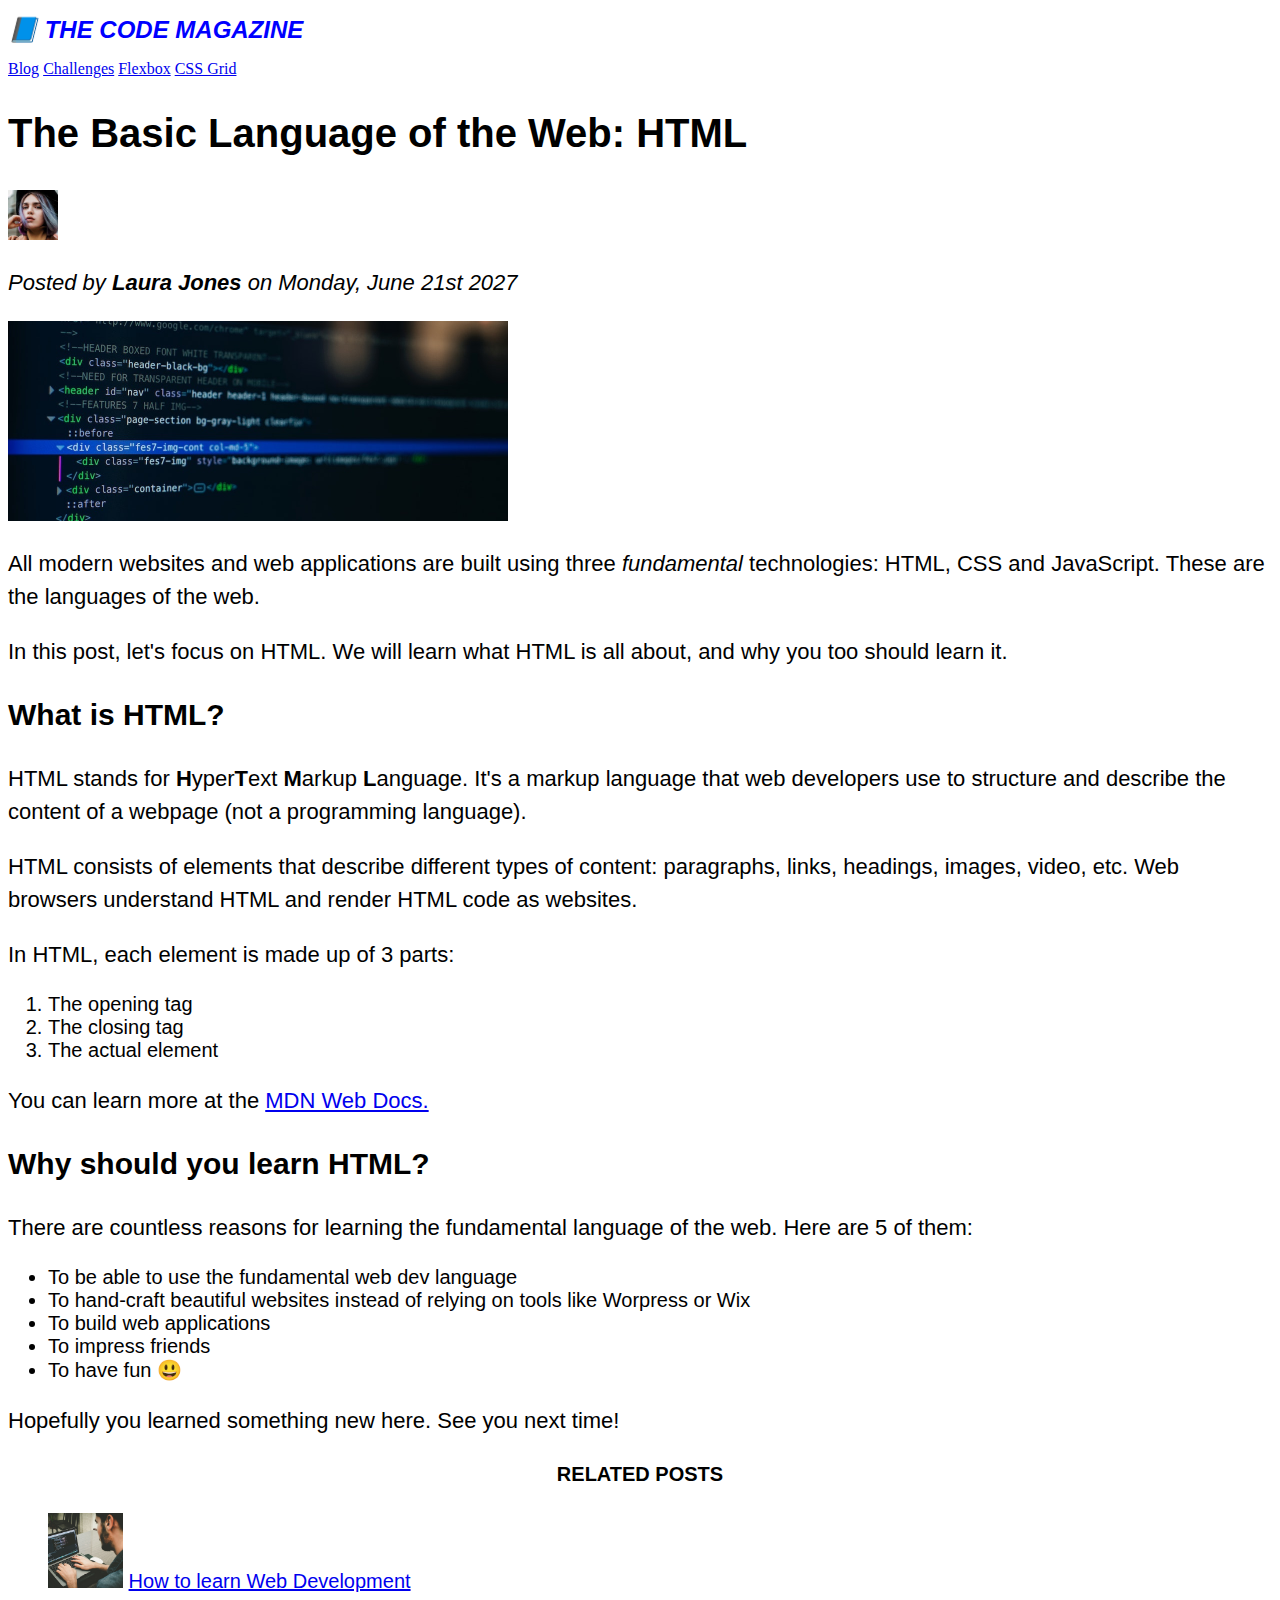
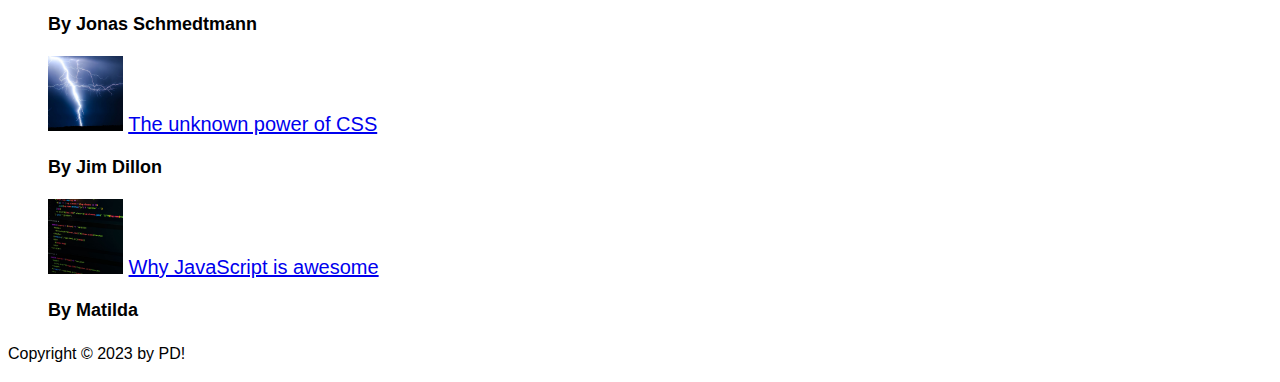
<file: html-css-course-master/starter/02-HTML-Fundamentals/index.html>
<!DOCTYPE html>
<html lang="en">
  <head>
    <meta charset="UTF-8" />
    <meta http-equiv="X-UA-Compatible" content="IE=edge" />
    <meta name="viewport" content="width=device-width, initial-scale=1.0" />
    <title>The Code Magazine</title>
    <link href="style/index.css" rel="stylesheet" />
  </head>
  <body>
    <header>
      <h1>📘 The Code Magazine</h1>
      <nav>
        <a href="Blog.html">Blog</a>
        <a href="Challenge.html">Challenges</a>
        <a href="#">Flexbox</a>
        <a href="@">CSS Grid</a>
      </nav>
    </header>
    <article>
      <header>
        <h2>The Basic Language of the Web: HTML</h2>
        <img src="images/laura-jones.jpg" alt="author" width="50" height="50" />
        <p id="author">
          Posted by <strong>Laura Jones</strong> on Monday, June 21st 2027
        </p>
        <img src="images/post-img.jpg" alt="post" width="500" height="200" />
      </header>

      <p>
        All modern websites and web applications are built using three
        <em>fundamental</em>
        technologies: HTML, CSS and JavaScript. These are the languages of the
        web.
      </p>
      <p>
        In this post, let's focus on HTML. We will learn what HTML is all about,
        and why you too should learn it.
      </p>
      <h3>What is HTML?</h3>
      <p>
        HTML stands for <strong>H</strong>yper<strong>T</strong>ext
        <strong>M</strong>arkup <strong>L</strong>anguage. It's a markup
        language that web developers use to structure and describe the content
        of a webpage (not a programming language).
      </p>
      <p>
        HTML consists of elements that describe different types of content:
        paragraphs, links, headings, images, video, etc. Web browsers understand
        HTML and render HTML code as websites.
      </p>
      <p>In HTML, each element is made up of 3 parts:</p>
      <ol>
        <li>The opening tag</li>
        <li>The closing tag</li>
        <li>The actual element</li>
      </ol>
      <p>
        You can learn more at the
        <a href="https://developer.mozilla.org/en-US/" target="_blank"
          >MDN Web Docs.</a
        >
      </p>
      <h3>Why should you learn HTML?</h3>
      <p>
        There are countless reasons for learning the fundamental language of the
        web. Here are 5 of them:
      </p>
      <ul>
        <li>To be able to use the fundamental web dev language</li>
        <li>
          To hand-craft beautiful websites instead of relying on tools like
          Worpress or Wix
        </li>
        <li>To build web applications</li>
        <li>To impress friends</li>
        <li>To have fun 😃</li>
      </ul>
      <p>Hopefully you learned something new here. See you next time!</p>
    </article>
    <aside>
      <h4>Related posts</h4>
      <ul class="related">
        <li>
          <img
            src="images/related-1.jpg"
            alt="related-1"
            height="75"
            width="75"
          />
          <a href="#">How to learn Web Development</a>
          <p class="related-author">By Jonas Schmedtmann</p>
        </li>
        <li>
          <img
            src="images/related-2.jpg"
            alt="related-2"
            height="75"
            width="75"
          />
          <a href="#">The unknown power of CSS</a>
          <p class="related-author">By Jim Dillon</p>
        </li>
        <li>
          <img
            src="images/related-3.jpg"
            alt="related-3"
            height="75"
            width="75"
          />
          <a href="#">Why JavaScript is awesome</a>
          <p class="related-author">By Matilda</p>
        </li>
      </ul>
    </aside>
    <footer><p id="copyright">Copyright &copy; 2023 by PD!</p></footer>
  </body>
</html>
</file>
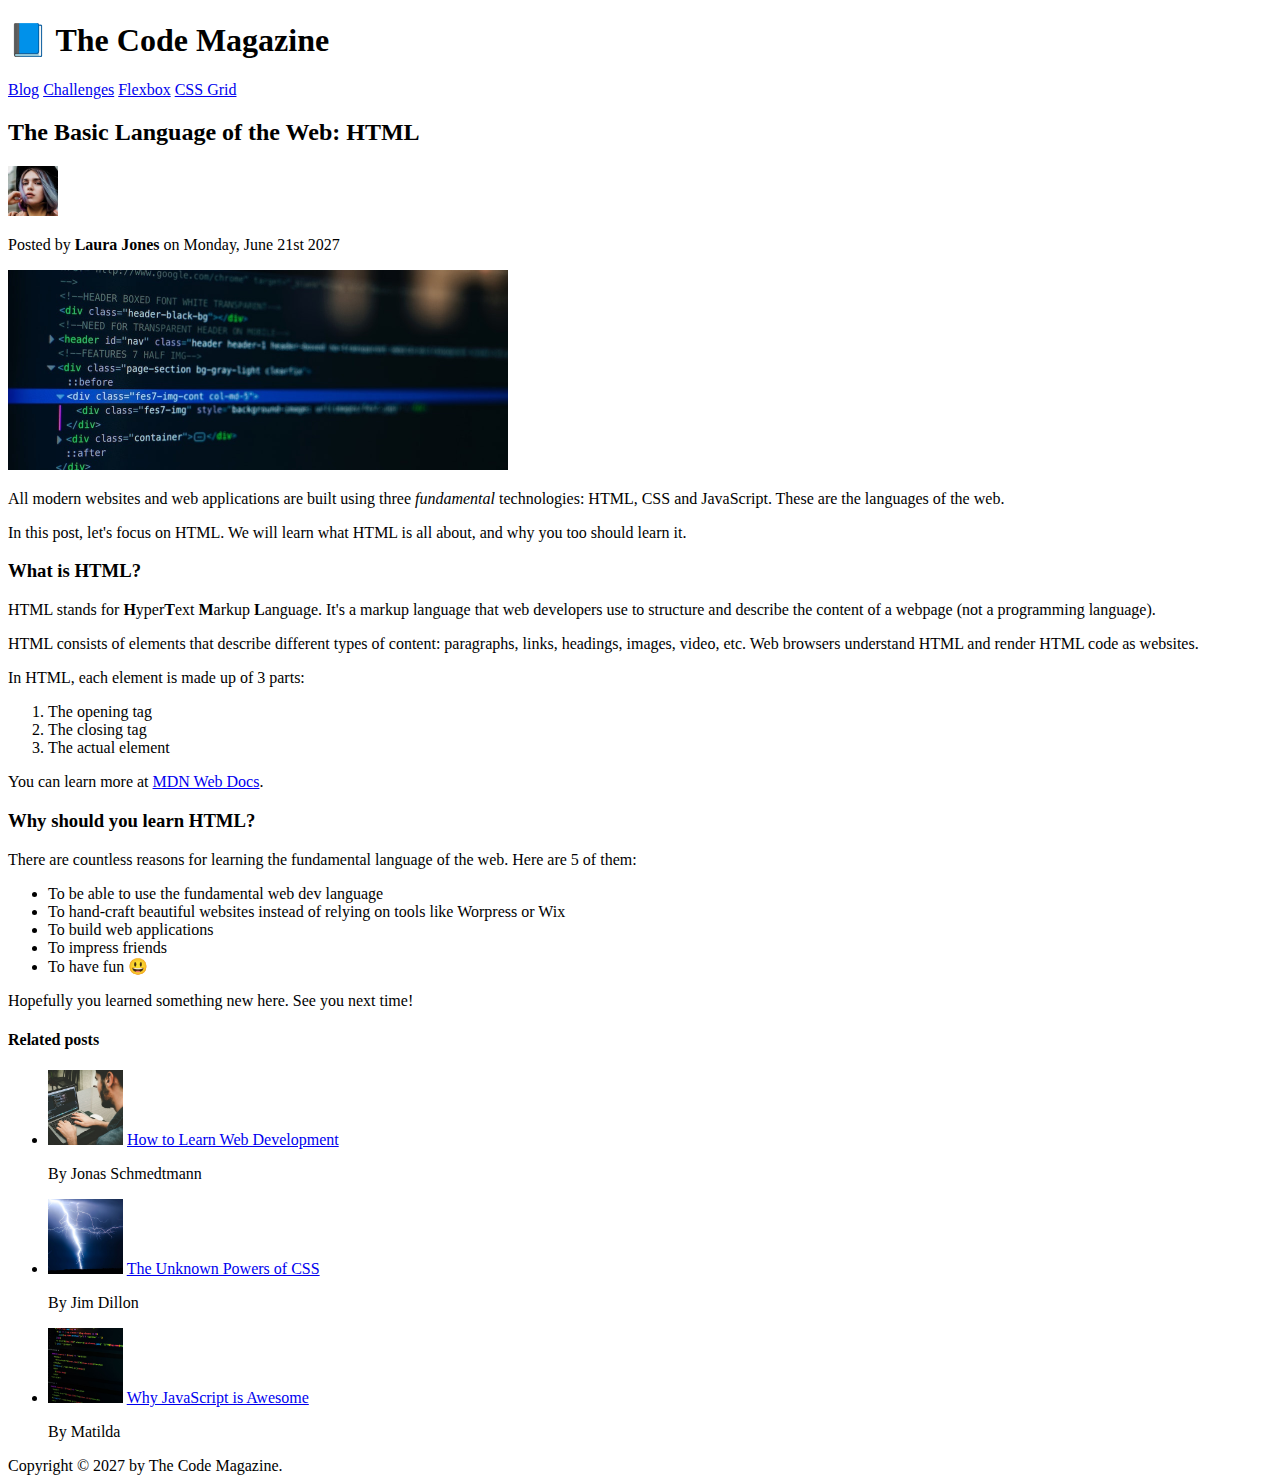
<file: html-css-course-master/starter/03-CSS-Fundamentals/index.html>
<!DOCTYPE html>
<html lang="en">
  <head>
    <meta charset="UTF-8" />
    <title>The Basic Language of the Web: HTML</title>
  </head>

  <body>
    <header>
      <h1>📘 The Code Magazine</h1>

      <nav>
        <a href="blog.html">Blog</a>
        <a href="#">Challenges</a>
        <a href="#">Flexbox</a>
        <a href="#">CSS Grid</a>
      </nav>
    </header>

    <article>
      <header>
        <h2>The Basic Language of the Web: HTML</h2>

        <img
          src="img/laura-jones.jpg"
          alt="Headshot of Laura Jones"
          height="50"
          width="50"
        />

        <p>Posted by <strong>Laura Jones</strong> on Monday, June 21st 2027</p>

        <img
          src="img/post-img.jpg"
          alt="HTML code on a screen"
          width="500"
          height="200"
        />
      </header>

      <p>
        All modern websites and web applications are built using three
        <em>fundamental</em>
        technologies: HTML, CSS and JavaScript. These are the languages of the
        web.
      </p>

      <p>
        In this post, let's focus on HTML. We will learn what HTML is all about,
        and why you too should learn it.
      </p>

      <h3>What is HTML?</h3>
      <p>
        HTML stands for <strong>H</strong>yper<strong>T</strong>ext
        <strong>M</strong>arkup <strong>L</strong>anguage. It's a markup
        language that web developers use to structure and describe the content
        of a webpage (not a programming language).
      </p>
      <p>
        HTML consists of elements that describe different types of content:
        paragraphs, links, headings, images, video, etc. Web browsers understand
        HTML and render HTML code as websites.
      </p>
      <p>In HTML, each element is made up of 3 parts:</p>

      <ol>
        <li>The opening tag</li>
        <li>The closing tag</li>
        <li>The actual element</li>
      </ol>

      <p>
        You can learn more at
        <a
          href="https://developer.mozilla.org/en-US/docs/Web/HTML"
          target="_blank"
          >MDN Web Docs</a
        >.
      </p>

      <h3>Why should you learn HTML?</h3>

      <p>
        There are countless reasons for learning the fundamental language of the
        web. Here are 5 of them:
      </p>

      <ul>
        <li>To be able to use the fundamental web dev language</li>
        <li>
          To hand-craft beautiful websites instead of relying on tools like
          Worpress or Wix
        </li>
        <li>To build web applications</li>
        <li>To impress friends</li>
        <li>To have fun 😃</li>
      </ul>

      <p>Hopefully you learned something new here. See you next time!</p>
    </article>

    <aside>
      <h4>Related posts</h4>

      <ul>
        <li>
          <img
            src="img/related-1.jpg"
            alt="Person programming"
            width="75"
            width="75"
          />
          <a href="#">How to Learn Web Development</a>
          <p>By Jonas Schmedtmann</p>
        </li>
        <li>
          <img src="img/related-2.jpg" alt="Lightning" width="75" heigth="75" />
          <a href="#">The Unknown Powers of CSS</a>
          <p>By Jim Dillon</p>
        </li>
        <li>
          <img
            src="img/related-3.jpg"
            alt="JavaScript code on a screen"
            width="75"
            height="75"
          />
          <a href="#">Why JavaScript is Awesome</a>
          <p>By Matilda</p>
        </li>
      </ul>
    </aside>

    <footer>Copyright &copy; 2027 by The Code Magazine.</footer>
  </body>
</html>
</file>
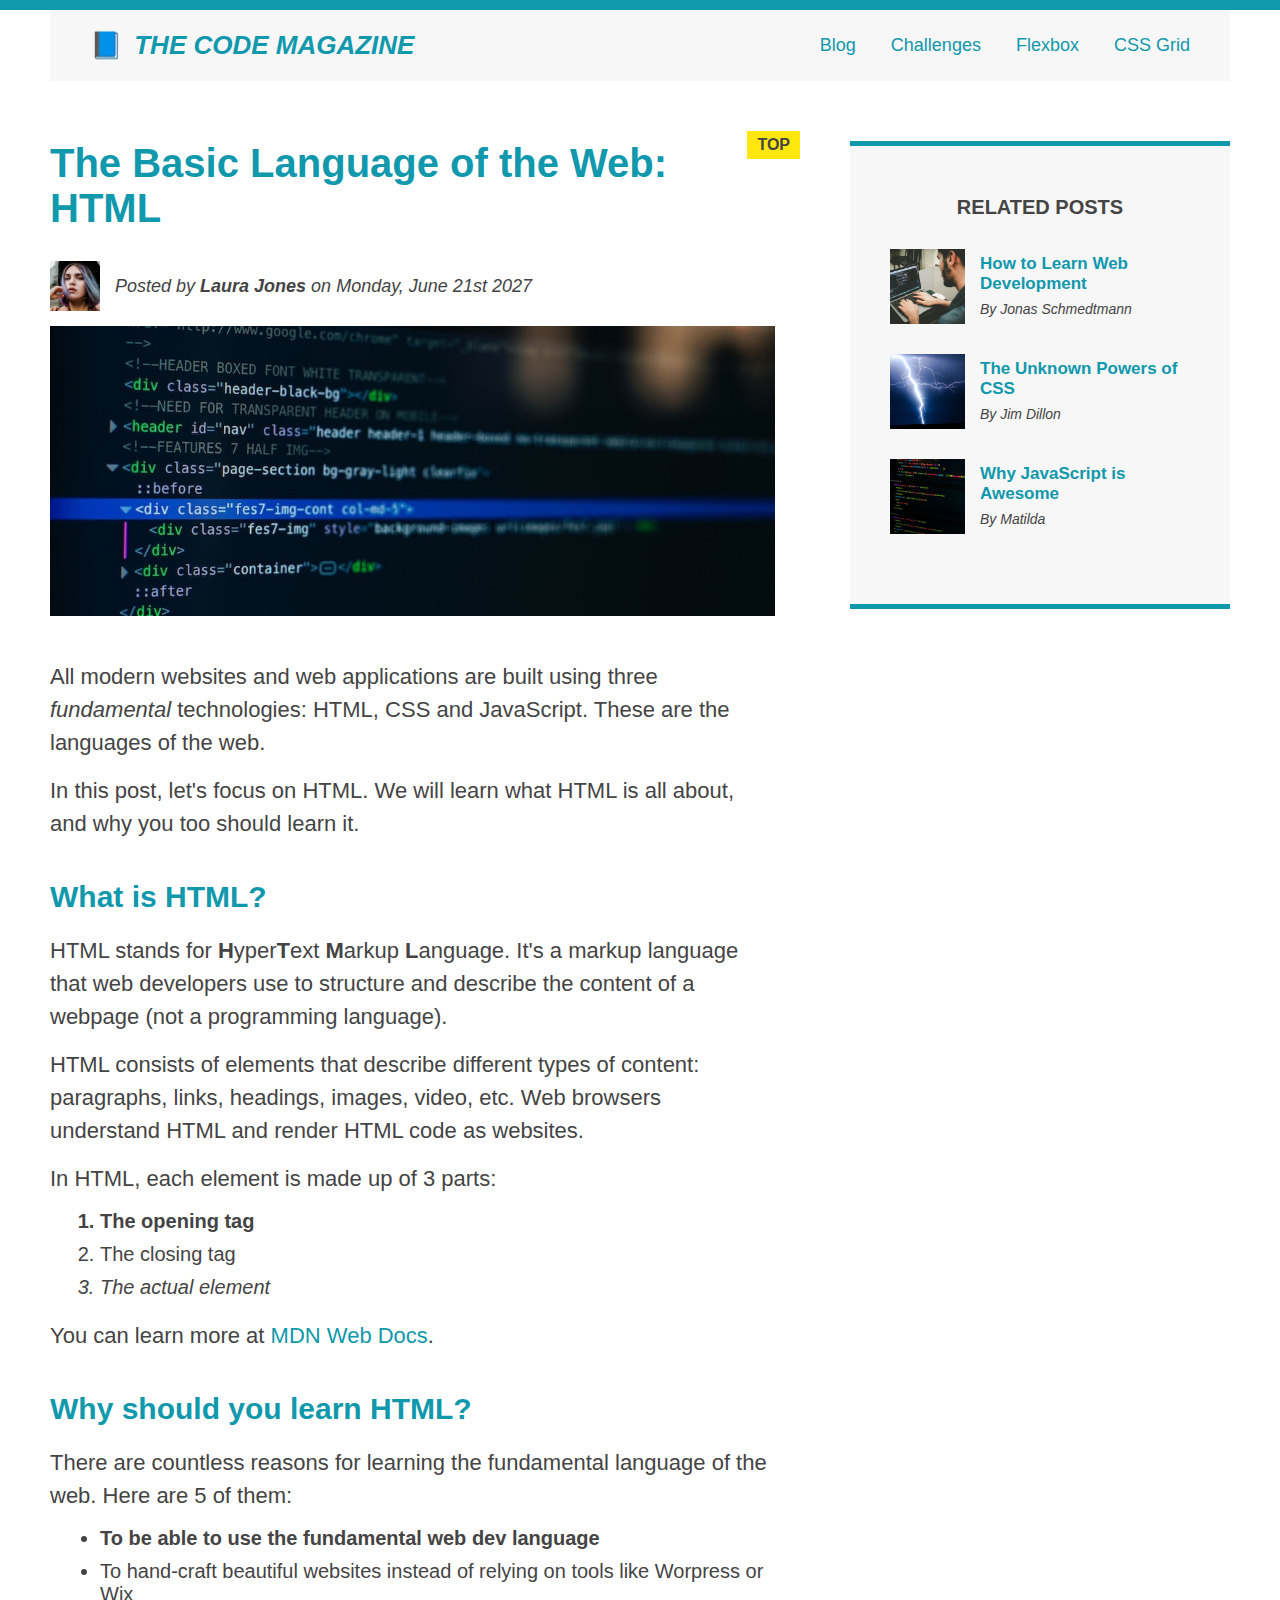
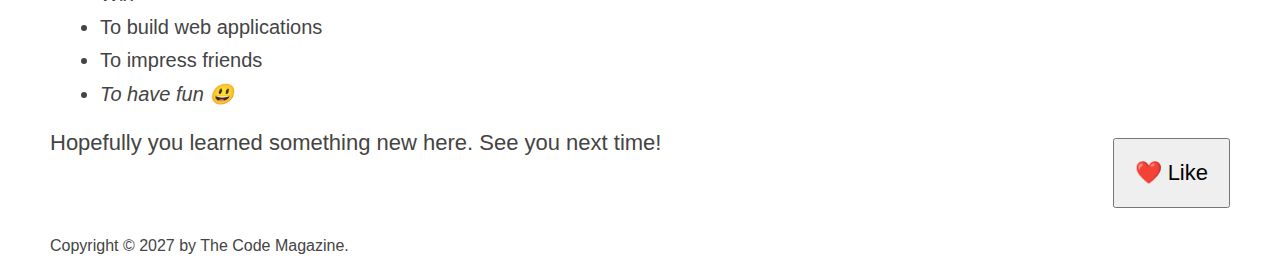
<file: html-css-course-master/starter/04-CSS-Layouts/index.html>
<!DOCTYPE html>
<html lang="en">
  <head>
    <meta charset="UTF-8" />
    <link href="flex-box.css" rel="stylesheet" />

    <title>The Basic Language of the Web: HTML</title>
  </head>

  <body>
    <!--
    <h1>The Basic Language of the Web: HTML</h1>
    <h2>The Basic Language of the Web: HTML</h2>
    <h3>The Basic Language of the Web: HTML</h3>
    <h4>The Basic Language of the Web: HTML</h4>
    <h5>The Basic Language of the Web: HTML</h5>
    <h6>The Basic Language of the Web: HTML</h6>
    -->

    <div class="container">
      <header class="main-header">
        <h1>📘 The Code Magazine</h1>

        <nav>
          <!-- <strong>This is the navigation</strong> -->
          <a href="blog.html">Blog</a>
          <a href="#">Challenges</a>
          <a href="#">Flexbox</a>
          <a href="#">CSS Grid</a>
        </nav>
      </header>
      <div class="row">
        <article>
          <header class="post-header">
            <h2>The Basic Language of the Web: HTML</h2>
            <div class="author-box">
              <img
                src="img/laura-jones.jpg"
                alt="Headshot of Laura Jones"
                height="50"
                width="50"
                class="author-img"
              />

              <p id="author" class="author">
                Posted by <strong>Laura Jones</strong> on Monday, June 21st 2027
              </p>
            </div>

            <img
              src="img/post-img.jpg"
              alt="HTML code on a screen"
              width="500"
              height="200"
              class="post-img"
            />
            <button>❤️ Like</button>
          </header>

          <p>
            All modern websites and web applications are built using three
            <em>fundamental</em>
            technologies: HTML, CSS and JavaScript. These are the languages of
            the web.
          </p>

          <p>
            In this post, let's focus on HTML. We will learn what HTML is all
            about, and why you too should learn it.
          </p>

          <h3>What is HTML?</h3>
          <p>
            HTML stands for <strong>H</strong>yper<strong>T</strong>ext
            <strong>M</strong>arkup <strong>L</strong>anguage. It's a markup
            language that web developers use to structure and describe the
            content of a webpage (not a programming language).
          </p>
          <p>
            HTML consists of elements that describe different types of content:
            paragraphs, links, headings, images, video, etc. Web browsers
            understand HTML and render HTML code as websites.
          </p>
          <p>In HTML, each element is made up of 3 parts:</p>

          <ol>
            <li class="first-li">The opening tag</li>
            <li>The closing tag</li>
            <li>The actual element</li>
          </ol>

          <p>
            You can learn more at
            <a
              href="https://developer.mozilla.org/en-US/docs/Web/HTML"
              target="_blank"
              >MDN Web Docs</a
            >.
          </p>

          <h3>Why should you learn HTML?</h3>

          <p>
            There are countless reasons for learning the fundamental language of
            the web. Here are 5 of them:
          </p>

          <ul>
            <li class="first-li">
              To be able to use the fundamental web dev language
            </li>
            <li>
              To hand-craft beautiful websites instead of relying on tools like
              Worpress or Wix
            </li>
            <li>To build web applications</li>
            <li>To impress friends</li>
            <li>To have fun 😃</li>
          </ul>

          <p>Hopefully you learned something new here. See you next time!</p>
        </article>

        <aside>
          <h4>Related posts</h4>

          <ul class="related">
            <li class="related-post">
              <img
                src="img/related-1.jpg"
                alt="Person programming"
                width="75"
                height="75"
              />
              <div>
                <a class="related-link" href="#"
                  >How to Learn Web Development</a
                >
                <p class="related-author">By Jonas Schmedtmann</p>
              </div>
            </li>
            <li class="related-post">
              <img
                src="img/related-2.jpg"
                alt="Lightning"
                width="75"
                height="75"
              />
              <div>
                <a class="related-link" href="#">The Unknown Powers of CSS</a>
                <p class="related-author">By Jim Dillon</p>
              </div>
            </li>
            <li class="related-post">
              <img
                src="img/related-3.jpg"
                alt="JavaScript code on a screen"
                width="75"
                height="75"
              />
              <div>
                <a class="related-link" href="#">Why JavaScript is Awesome</a>
                <p class="related-author">By Matilda</p>
              </div>
            </li>
          </ul>
        </aside>
      </div>
      <footer>
        <p id="copyright" class="copyright text">
          Copyright &copy; 2027 by The Code Magazine.
        </p>
      </footer>
    </div>
  </body>
</html>
</file>
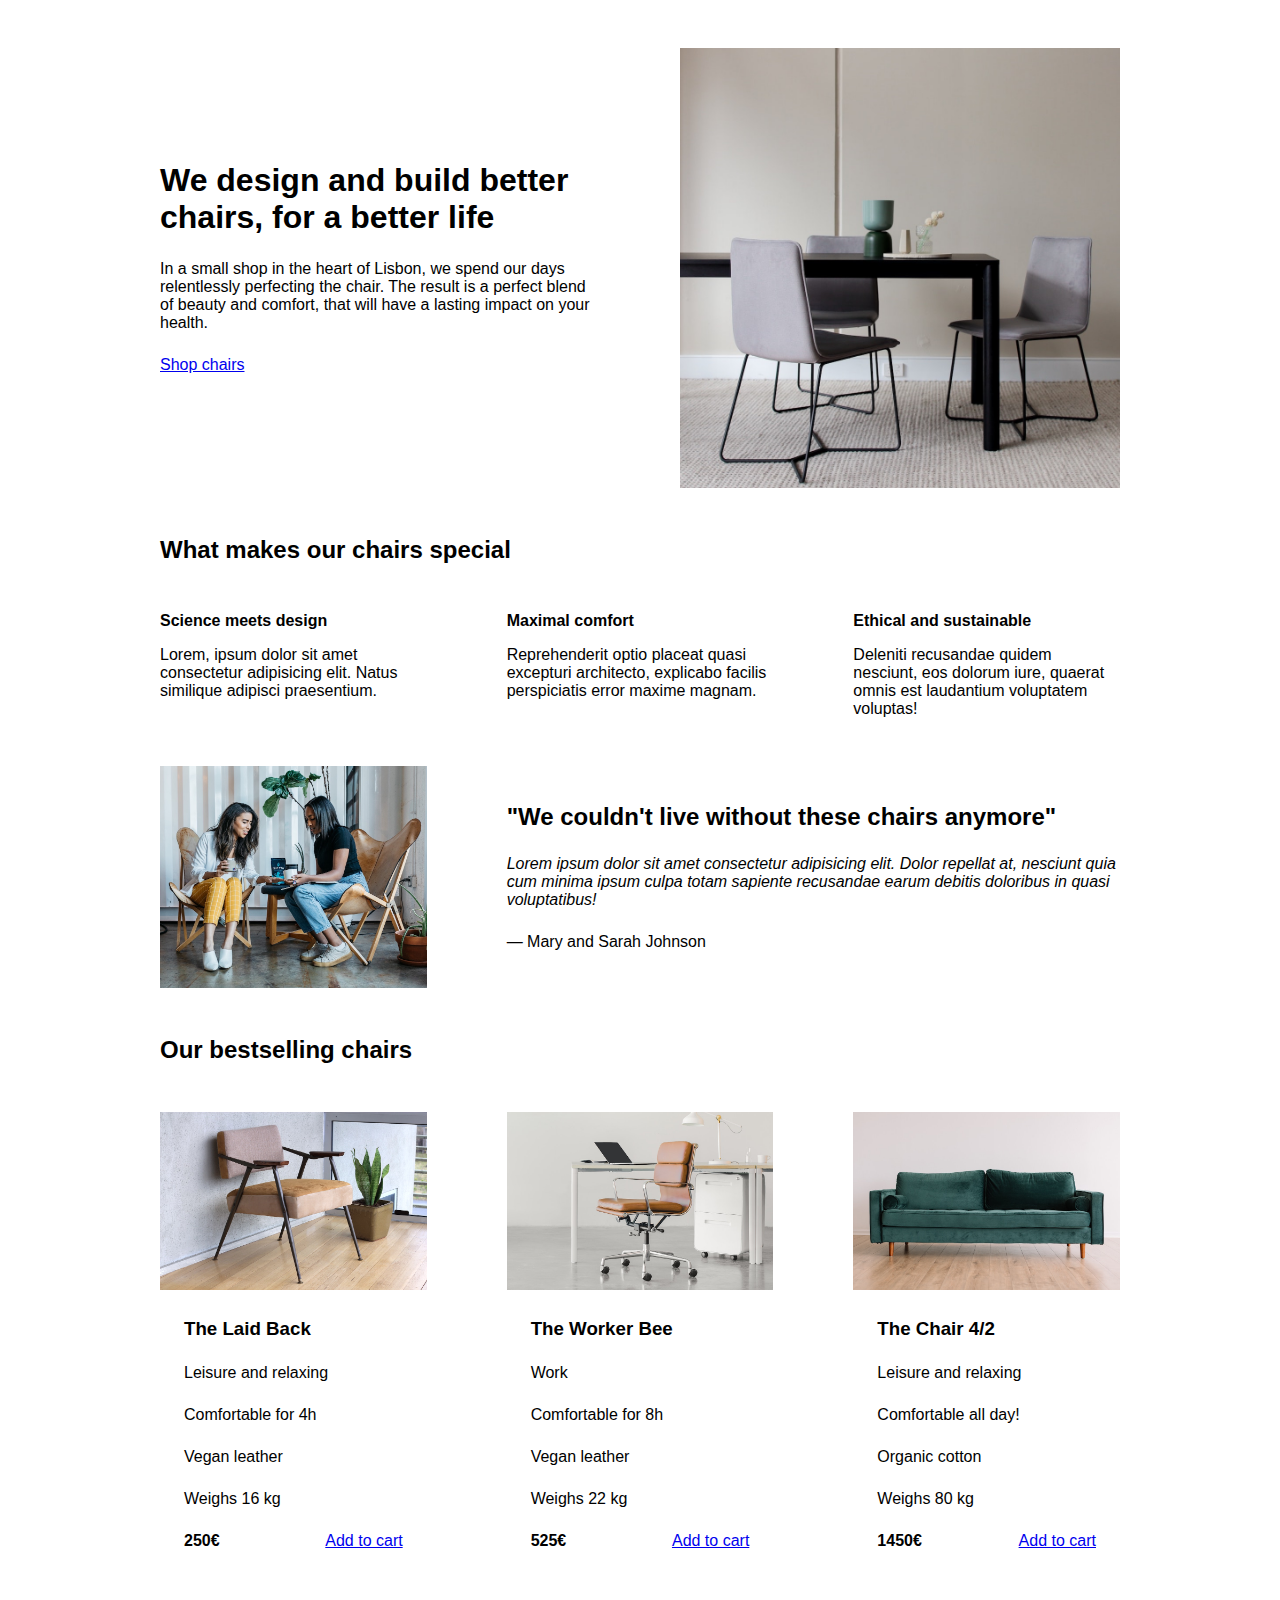
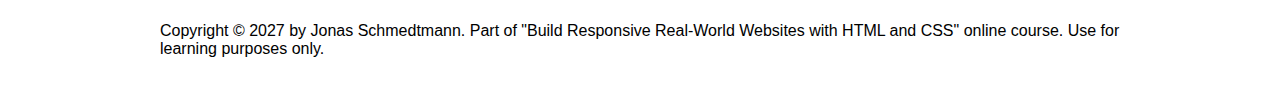
<file: html-css-course-master/starter/05-Design/index.html>
<!DOCTYPE html>
<html lang="en">
  <head>
    <meta charset="UTF-8" />
    <meta http-equiv="X-UA-Compatible" content="IE=edge" />
    <meta name="viewport" content="width=device-width, initial-scale=1.0" />

    <link rel="stylesheet" href="style.css" />
    <title>Lisbon Chair Shop</title>
  </head>
  <body>
    <div class="container">
      <header>
        <div class="header-text-box">
          <h1>We design and build better chairs, for a better life</h1>
          <p class="header-text">
            In a small shop in the heart of Lisbon, we spend our days
            relentlessly perfecting the chair. The result is a perfect blend of
            beauty and comfort, that will have a lasting impact on your health.
          </p>
          <a class="btn btn--big" href="#">Shop chairs</a>
        </div>
        <img src="hero.jpg" alt="Photo" />
      </header>

      <section>
        <h2>What makes our chairs special</h2>
        <div class="grid-3-cols">
          <div>
            <p class="features-title"><strong>Science meets design</strong></p>
            <p class="features-text">
              Lorem, ipsum dolor sit amet consectetur adipisicing elit. Natus
              similique adipisci praesentium.
            </p>
          </div>

          <div>
            <p class="features-title">
              <strong>Maximal comfort</strong>
            </p>
            <p class="features-text">
              Reprehenderit optio placeat quasi excepturi architecto, explicabo
              facilis perspiciatis error maxime magnam.
            </p>
          </div>

          <div>
            <p class="features-title">
              <strong>Ethical and sustainable</strong>
            </p>
            <p class="features-text">
              Deleniti recusandae quidem nesciunt, eos dolorum iure, quaerat
              omnis est laudantium voluptatem voluptas!
            </p>
          </div>
        </div>
      </section>

      <section class="testimonial-section">
        <div class="grid-3-cols">
          <img src="customers.jpg" alt="People sitting on chairs" />
          <div class="testimonial-box">
            <h2>"We couldn't live without these chairs anymore"</h2>
            <blockquote class="testimonial-text">
              Lorem ipsum dolor sit amet consectetur adipisicing elit. Dolor
              repellat at, nesciunt quia cum minima ipsum culpa totam sapiente
              recusandae earum debitis doloribus in quasi voluptatibus!
            </blockquote>
            <p class="testimonial-author">&mdash; Mary and Sarah Johnson</p>
          </div>
        </div>
      </section>

      <section>
        <h2>Our bestselling chairs</h2>
        <div class="grid-3-cols">
          <figure class="chair">
            <img src="chair-1.jpg" alt="Chair" />
            <div class="chair-box">
              <h3>The Laid Back</h3>
              <ul class="chair-details">
                <li>
                  <!-- Span is a generic INLINE text element, it doesn't have any meaning. It's like a div element, but inline -->
                  <span>Leisure and relaxing</span>
                </li>
                <li>
                  <span>Comfortable for 4h</span>
                </li>
                <li>
                  <span>Vegan leather</span>
                </li>
                <li>
                  <span>Weighs 16 kg</span>
                </li>
              </ul>
              <div class="chair-price">
                <strong>250€</strong>
                <a href="#" class="btn btn--small">Add to cart</a>
              </div>
            </div>
          </figure>

          <figure class="chair">
            <img src="chair-2.jpg" alt="Chair" />
            <div class="chair-box">
              <h3>The Worker Bee</h3>
              <ul class="chair-details">
                <li>
                  <span>Work</span>
                </li>
                <li>
                  <span>Comfortable for 8h</span>
                </li>
                <li>
                  <span>Vegan leather</span>
                </li>
                <li>
                  <span>Weighs 22 kg</span>
                </li>
              </ul>
              <div class="chair-price">
                <strong>525€</strong>
                <a href="#" class="btn btn--small">Add to cart</a>
              </div>
            </div>
          </figure>

          <figure class="chair">
            <img src="chair-3.jpg" alt="Chair" />
            <div class="chair-box">
              <h3>The Chair 4/2</h3>
              <ul class="chair-details">
                <li>
                  <span>Leisure and relaxing</span>
                </li>
                <li>
                  <span>Comfortable all day!</span>
                </li>
                <li>
                  <span>Organic cotton</span>
                </li>
                <li>
                  <span>Weighs 80 kg</span>
                </li>
              </ul>
              <div class="chair-price">
                <strong>1450€</strong>
                <a href="#" class="btn btn--small">Add to cart</a>
              </div>
            </div>
          </figure>
        </div>
      </section>

      <footer>
        Copyright &copy; 2027 by Jonas Schmedtmann. Part of "Build Responsive
        Real-World Websites with HTML and CSS" online course. Use for learning
        purposes only.
      </footer>
    </div>
  </body>
</html>
</file>
<file: html-css-course-master/final/03-CSS-Fundamentals/style.css>
* {
  /* border-top: 10px solid #1098ad; */
  margin: 0;
  padding: 0;
}

/* PAGE SECTIONS */
body {
  color: #444;
  font-family: sans-serif;

  border-top: 10px solid #1098ad;
  position: relative;
}

.container {
  width: 800px;
  /* margin-left: auto;
  margin-right: auto; */
  margin: 0 auto;
}

.main-header {
  background-color: #f7f7f7;
  /* padding: 20px;
  padding-left: 40px;
  padding-right: 40px; */
  padding: 20px 40px;
  margin-bottom: 60px;
  /* height: 80px; */
}

nav {
  font-size: 18px;
  /* text-align: center; */
}

article {
  margin-bottom: 60px;
}

.post-header {
  margin-bottom: 40px;
  /* position: relative; */
}

aside {
  background-color: #f7f7f7;
  border-top: 5px solid #1098ad;
  border-bottom: 5px solid #1098ad;
  /* padding-top: 50px;
  padding-bottom: 50px; */
  padding: 50px 0;
  width: 500px;
}

/* SMALLER ELEMENTS */
h1,
h2,
h3 {
  color: #1098ad;
}

h1 {
  font-size: 26px;
  text-transform: uppercase;
  font-style: italic;
}

h2 {
  font-size: 40px;
  margin-bottom: 30px;
}

h3 {
  font-size: 30px;
  margin-bottom: 20px;
  margin-top: 40px;
}

h4 {
  font-size: 20px;
  text-transform: uppercase;
  text-align: center;
}

p {
  font-size: 22px;
  line-height: 1.5;
  margin-bottom: 15px;
}

ul,
ol {
  margin-left: 50px;
  margin-bottom: 20px;
}

li {
  font-size: 20px;
  margin-bottom: 10px;
  /* display: inline; */
}

li:last-child {
  margin-bottom: 0;
}

/* footer p {
  font-size: 16px;
} */

/* article header p {
  font-style: italic;
} */

#author {
  font-style: italic;
  font-size: 18px;
}

#copyright {
  font-size: 16px;
}

.related-author {
  font-size: 18px;
  font-weight: bold;
}

/* ul {
  list-style: none;
} */

.related {
  list-style: none;
}

body {
  /* background-color: orangered; */
}

/* .first-li {
  font-weight: bold;
} */

li:first-child {
  font-weight: bold;
}

li:last-child {
  font-style: italic;
}

li:nth-child(even) {
  /* color: red; */
}

/* Misconception: this won't work! */
article p:first-child {
  color: red;
}

/* Styling links */
a:link {
  color: #1098ad;
  text-decoration: none;
}

a:visited {
  /* color: #777; */
  color: #1098ad;
}

a:hover {
  color: orangered;
  font-weight: bold;
  text-decoration: underline orangered;
}

a:active {
  background-color: black;
  font-style: italic;
}
/* LVHA */

.post-img {
  width: 100%;
  height: auto;
}

nav a:link {
  /* background-color: orangered;
  margin: 20px;
  padding: 20px;

  display: block; */

  margin-right: 30px;
  margin-top: 10px;
  display: inline-block;
}

nav a:link:last-child {
  margin-right: 0;
}

button {
  font-size: 22px;
  padding: 20px;
  cursor: pointer;

  position: absolute;
  /* top: 50px;
  left: 50px; */
  bottom: 50px;
  right: 50px;
}

h1::first-letter {
  font-style: normal;
  margin-right: 5px;
}

h3 + p::first-line {
  /* color: red; */
}

h2 {
  /* background-color: orange; */
  position: relative;
}

h2::before {
  content: "TOP";
  background-color: #ffe70e;
  color: #444;
  font-size: 16px;
  font-weight: bold;
  display: inline-block;
  padding: 5px 10px;
  position: absolute;
  top: -10px;
  right: -25px;
}

/* Resolving conflicts */
/* #copyright {
  color: red;
}

.copyright {
  color: blue;
}

.text {
  color: yellow;
}

footer p {
  color: green !important;
} */

/* nav a:link,
nav p {
  font-size: 18px;
} */
</file>
<file: html-css-course-master/final/04-CSS-Layouts/style.css>
* {
  /* border-top: 10px solid #1098ad; */
  margin: 0;
  padding: 0;
  box-sizing: border-box;
}

/* PAGE SECTIONS */
body {
  color: #444;
  font-family: sans-serif;

  border-top: 10px solid #1098ad;
  position: relative;
}

.container {
  width: 1200px;
  /* margin-left: auto;
  margin-right: auto; */
  margin: 0 auto;
}

.main-header {
  background-color: #f7f7f7;
  /* padding: 20px;
  padding-left: 40px;
  padding-right: 40px; */
  padding: 20px 40px;
  /* margin-bottom: 60px; */
  /* height: 80px; */
}

nav {
  font-size: 18px;
  /* text-align: center; */
}

article {
  /* margin-bottom: 60px; */
}

.post-header {
  margin-bottom: 40px;
  /* position: relative; */
}

aside {
  background-color: #f7f7f7;
  border-top: 5px solid #1098ad;
  border-bottom: 5px solid #1098ad;
  padding: 50px 40px;
}

/* SMALLER ELEMENTS */
h1,
h2,
h3 {
  color: #1098ad;
}

h1 {
  font-size: 26px;
  text-transform: uppercase;
  font-style: italic;
}

h2 {
  font-size: 40px;
  margin-bottom: 30px;
}

h3 {
  font-size: 30px;
  margin-bottom: 20px;
  margin-top: 40px;
}

h4 {
  font-size: 20px;
  text-transform: uppercase;
  text-align: center;
  margin-bottom: 30px;
}

p {
  font-size: 22px;
  line-height: 1.5;
  margin-bottom: 15px;
}

ul,
ol {
  margin-left: 50px;
  margin-bottom: 20px;
}

li {
  font-size: 20px;
  margin-bottom: 10px;
  /* display: inline; */
}

li:last-child {
  margin-bottom: 0;
}

/* footer p {
  font-size: 16px;
} */

/* article header p {
  font-style: italic;
} */

#author {
  font-style: italic;
  font-size: 18px;
}

#copyright {
  font-size: 16px;
}

.related-author {
  font-size: 18px;
  font-weight: bold;
}

/* ul {
  list-style: none;
} */

.related {
  list-style: none;
  margin-left: 0;
}

body {
  /* background-color: orangered; */
}

/* .first-li {
  font-weight: bold;
} */

li:first-child {
  font-weight: bold;
}

li:last-child {
  font-style: italic;
}

li:nth-child(even) {
  /* color: red; */
}

/* Misconception: this won't work! */
article p:first-child {
  color: red;
}

/* Styling links */
a:link {
  color: #1098ad;
  text-decoration: none;
}

a:visited {
  /* color: #777; */
  color: #1098ad;
}

a:hover {
  color: orangered;
  font-weight: bold;
  text-decoration: underline orangered;
}

a:active {
  background-color: black;
  font-style: italic;
}
/* LVHA */

.post-img {
  width: 100%;
  height: auto;
}

nav a:link {
  /* background-color: orangered;
  margin: 20px;
  padding: 20px;

  display: block; */

  margin-right: 30px;
  display: inline-block;
}

nav a:link:last-child {
  margin-right: 0;
}

button {
  font-size: 22px;
  padding: 20px;
  cursor: pointer;

  position: absolute;
  /* top: 50px;
  left: 50px; */
  bottom: 50px;
  right: 50px;
}

h1::first-letter {
  font-style: normal;
  margin-right: 5px;
}

h3 + p::first-line {
  /* color: red; */
}

h2 {
  /* background-color: orange; */
  position: relative;
}

h2::before {
  content: "TOP";
  background-color: #ffe70e;
  color: #444;
  font-size: 16px;
  font-weight: bold;
  display: inline-block;
  padding: 5px 10px;
  position: absolute;
  top: -10px;
  right: -25px;
}

/* Resolving conflicts */
/* #copyright {
  color: red;
}

.copyright {
  color: blue;
}

.text {
  color: yellow;
}

footer p {
  color: green !important;
} */

/* nav a:link,
nav p {
  font-size: 18px;
} */

/* FLOATS */
/*
.author-img {
  float: left;
  margin-bottom: 20px;
}

.author {
  float: left;
  margin-top: 10px;
  margin-left: 20px;
}

h1 {
  float: left;
}

nav {
  float: right;
}

.clear {
  clear: both;
}

.clearfix::after {
  clear: both;
  content: "";
  display: block;
}

article {
  width: 825px;
  float: left;
}

aside {
  width: 300px;
  float: right;
}

footer {
  clear: both;
}
*/

/* FLEXBOX */
.main-header {
  display: flex;
  align-items: center;
  justify-content: space-between;
}

.author-box {
  display: flex;
  align-items: center;
  margin-bottom: 15px;
}

.author {
  margin-bottom: 0;
  margin-left: 15px;
}

.related-post {
  display: flex;
  align-items: center;
  gap: 20px;
  margin-bottom: 30px;
}

.related-link:link {
  font-size: 17px;
  font-weight: bold;
  font-style: normal;
  margin-bottom: 5px;
  display: block;
}

.related-author {
  margin-bottom: 0;
  font-size: 14px;
  font-weight: normal;
  font-style: italic;
}

/* FLEXBOX LAYOUT */
/* .row {
  display: flex;
  align-items: flex-start;
  gap: 75px;
  margin-bottom: 60px;
}

article {
  flex: 1;
  margin-bottom: 0;
}

aside {
  
  DEFAULTS:
  flex-grow: 0;
  flex-shrink: 1;
  flex-basis: auto;

  flex: 0 0 300px;
} */

/* CSS GRID LAYOUT */
.container {
  display: grid;
  grid-template-columns: 1fr 300px;
  column-gap: 75px;
  row-gap: 60px;
  align-items: start;
}

.main-header {
  /* grid-column: 1 / span 2; */
  grid-column: 1 / -1;
}

article {
}

aside {
}

footer {
  grid-column: 1 / -1;
}
</file>
<file: html-css-course-master/final/05-Design/style.css>
/*
SPACING SYSTEM (px)
2 / 4 / 8 / 12 / 16 / 24 / 32 / 48 / 64 / 80 / 96 / 128

FONT SIZE SYSTEM (px)
10 / 12 / 14 / 16 / 18 / 20 / 24 / 30 / 36 / 44 / 52 / 62 / 74 / 86 / 98
*/

/* 
MAIN COLOR: #087f5b
GREY COLOR: #343a40
*/

* {
  margin: 0;
  padding: 0;
  box-sizing: border-box;
}

/* ------------------------ */
/* GENERAL STYLES */
/* ------------------------ */
body {
  font-family: "Inter", sans-serif;
  color: #343a40;
  border-bottom: 8px solid #087f5b;
}

.container {
  width: 960px;
  margin: 0 auto;
}

header,
section {
  margin-bottom: 96px;
}

h2 {
  margin-bottom: 48px;
  font-size: 36px;
  letter-spacing: -0.5px;
  /* 24 / 30 / 36 */
}

.grid-3-cols {
  display: grid;
  grid-template-columns: repeat(3, 1fr);
  column-gap: 80px;
}

.btn:link,
.btn:visited {
  background-color: #087f5b;
  color: #fff;
  text-decoration: none;
  text-transform: uppercase;
  font-weight: 500;

  display: inline-block;
  border-radius: 100px;
}

.btn:hover,
.btn:active {
  background-color: #099268;
}

.btn--big {
  font-size: 18px;
  padding: 16px 32px;
}

.btn--small {
  font-size: 14px;
  padding: 8px 12px;
}

img {
  border-radius: 12px;
}

/* ------------------------ */
/* COMPONENT STYLES */
/* ------------------------ */

/* HEADER */
header {
  display: grid;
  grid-template-columns: repeat(2, 1fr);
  column-gap: 80px;
  margin-top: 64px;
}

.header-text-box {
  align-self: center;
}

h1 {
  margin-bottom: 32px;
  font-size: 44px;
  line-height: 1.1;
  letter-spacing: -1px;
  /* 44 / 52 / 62 */

  /* text-shadow: 0 5px 5px rgba(0, 0, 0, 0.2); */
}

.header-text {
  margin-bottom: 24px;
  font-size: 18px;
  line-height: 1.7;
}

img {
  width: 100%;
}

/* FEATURES */
.features-icon {
  stroke: #087f5b;
  width: 32px;
  heigh: 32px;
  margin-bottom: 24px;
}

.features-title {
  margin-bottom: 16px;
  font-size: 20px;
}

.features-text {
  font-size: 18px;
  line-height: 1.7;
}

/* TESTIMONIAL */
.testimonial-section {
  background-color: #087f5b;
  color: #fff;
  padding: 24px;
  border-radius: 12px;
}

.testimonial-box {
  grid-column: 2 / -1;
  align-self: center;
}

.testimonial-box h2 {
  margin-bottom: 24px;
  /* 20 / 24 / 30 */
  font-size: 24px;
}

.testimonial-text {
  font-style: italic;
  margin-bottom: 24px;
  font-size: 18px;
  line-height: 1.7;
  color: ##e6fcf5;
}

.testimonial-author {
  color: #c3fae8;
}

/* CHAIRS */
.chair {
  box-shadow: 0 20px 30px 0 rgba(0, 0, 0, 0.07);
  border-radius: 12px;
}

.chair img {
  border-bottom-left-radius: 0;
  border-bottom-right-radius: 0;
}

.chair-box {
  padding: 32px;
}

h3 {
  margin-bottom: 24px;
  font-size: 20px;
}

.chair-details {
  list-style: none;
  margin-bottom: 48px;
}

.chair-details li {
  display: flex;
  align-items: center;
  gap: 12px;
  margin-bottom: 16px;
}

.chair-details li:last-child {
  margin-bottom: 0;
}

.chair-icon {
  stroke: #087f5b;
  width: 24px;
  height: 24px;
}

.chair-price {
  display: flex;
  justify-content: space-between;
  align-items: center;
  font-size: 20px;
}

footer {
  margin-bottom: 48px;
  font-size: 14px;
  color: #495057;
}
</file>
<file: html-css-course-master/starter/02-HTML-Fundamentals/style/index.css>
h1,
h2,
h3,
h4,
p,
li {
  font-family: sans-serif;
}

h1 {
  color: blue;
  font-size: 24px;
  text-transform: uppercase;
  font-style: italic;
}

h2 {
  font-size: 40px;
}

h3 {
  font-size: 30px;
}

h4 {
  font-size: 20px;
  text-transform: uppercase;
  text-align: center;
}

p {
  font-size: 22px;
  line-height: 1.5;
}

li {
  font-size: 20px;
}

#copyright {
  font-size: 16px;
}

#author {
  font-style: italic;
}

.related-author {
  font-size: 18px;
  font-weight: bold;
}

.related {
  list-style: none;
}
</file>
<file: html-css-course-master/starter/04-CSS-Layouts/flex-box.css>
* {
  /* border-top: 10px solid #1098ad; */
  margin: 0;
  padding: 0;
}

/* PAGE SECTIONS */
body {
  color: #444;
  font-family: sans-serif;

  border-top: 10px solid #1098ad;
  position: relative;
}

.container {
  padding: 0 50px 0 50px;
  /* margin-left: auto;
    margin-right: auto; */
  margin: 0 auto;
}

.main-header {
  background-color: #f7f7f7;
  /* padding: 20px;
    padding-left: 40px;
    padding-right: 40px; */
  padding: 20px 40px;
  margin-bottom: 60px;
  /* height: 80px; */
}

nav {
  font-size: 18px;
  /* text-align: center; */
}

article {
  margin-bottom: 60px;
}

.post-header {
  margin-bottom: 40px;
  /* position: relative; */
}

aside {
  background-color: #f7f7f7;
  border-top: 5px solid #1098ad;
  border-bottom: 5px solid #1098ad;
  padding: 50px 40px;
}

/* SMALLER ELEMENTS */
h1,
h2,
h3 {
  color: #1098ad;
}

h1 {
  font-size: 26px;
  text-transform: uppercase;
  font-style: italic;
}

h2 {
  font-size: 40px;
  margin-bottom: 30px;
}

h3 {
  font-size: 30px;
  margin-bottom: 20px;
  margin-top: 40px;
}

h4 {
  font-size: 20px;
  text-transform: uppercase;
  text-align: center;
  margin-bottom: 30px;
}

p {
  font-size: 22px;
  line-height: 1.5;
  margin-bottom: 15px;
}

ul,
ol {
  margin-left: 50px;
  margin-bottom: 20px;
}

li {
  font-size: 20px;
  margin-bottom: 10px;
  /* display: inline; */
}

li:last-child {
  margin-bottom: 0;
}

/* footer p {
    font-size: 16px;
  } */

/* article header p {
    font-style: italic;
  } */

#author {
  font-style: italic;
  font-size: 18px;
}

#copyright {
  font-size: 16px;
}

.related-author {
  font-size: 18px;
  font-weight: bold;
}

/* ul {
    list-style: none;
  } */

.related {
  list-style: none;
  margin-left: 0;
}

body {
  /* background-color: orangered; */
}

/* .first-li {
    font-weight: bold;
  } */

li:first-child {
  font-weight: bold;
}

li:last-child {
  font-style: italic;
}

li:nth-child(even) {
  /* color: red; */
}

/* Misconception: this won't work! */
article p:first-child {
  color: red;
}

/* Styling links */
a:link {
  color: #1098ad;
  text-decoration: none;
}

a:visited {
  /* color: #777; */
  color: #1098ad;
}

a:hover {
  color: orangered;
  font-weight: bold;
  text-decoration: underline orangered;
}

a:active {
  background-color: black;
  font-style: italic;
}
/* LVHA */

.post-img {
  width: 100%;
  height: auto;
}

nav a:link {
  /* background-color: orangered;
    margin: 20px;
    padding: 20px;
  
    display: block; */

  margin-right: 30px;
  display: inline-block;
}

nav a:link:last-child {
  margin-right: 0;
}

button {
  font-size: 22px;
  padding: 20px;
  cursor: pointer;

  position: absolute;
  /* top: 50px;
    left: 50px; */
  bottom: 50px;
  right: 50px;
}

h1::first-letter {
  font-style: normal;
  margin-right: 5px;
}

h3 + p::first-line {
  /* color: red; */
}

h2 {
  /* background-color: orange; */
  position: relative;
}

h2::before {
  content: "TOP";
  background-color: #ffe70e;
  color: #444;
  font-size: 16px;
  font-weight: bold;
  display: inline-block;
  padding: 5px 10px;
  position: absolute;
  top: -10px;
  right: -25px;
}

.main-header {
  display: flex;
  align-items: center;
  background-color: #f7f7f7;
  justify-content: space-between;
}

.author-box {
  display: flex;
  align-items: center;
  margin-bottom: 15px;
}
.author {
  margin-bottom: 0;
  margin-left: 15px;
}

.related-post {
  display: flex;
  align-items: center;
  gap: 15px;
  margin-bottom: 30px;
}

.related-author {
  margin-bottom: 0;
  font-size: 14px;
  font-weight: normal;
  font-style: italic;
}
.related-link:link {
  font-weight: bold;
  font-size: 17px;
  font-style: normal;
  display: block;
  margin-bottom: 5px;
}

.row {
  display: flex;
  gap: 75px;
  align-items: flex-start;
}

article {
  flex: 1;
}

aside {
  flex: 0 0 300px;
}
</file>
<file: html-css-course-master/starter/05-Design/style.css>
/*
SPACING SYSTEM (px)
2 / 4 / 8 / 12 / 16 / 24 / 32 / 48 / 64 / 80 / 96 / 128

FONT SIZE SYSTEM (px)
10 / 12 / 14 / 16 / 18 / 20 / 24 / 30 / 36 / 44 / 52 / 62 / 74 / 86 / 98
*/

* {
  margin: 0;
  padding: 0;
  box-sizing: border-box;
}

/* ------------------------ */
/* GENERAL STYLES */
/* ------------------------ */
body {
  font-family: sans-serif;
}

.container {
  width: 960px;
  margin: 0 auto;
}

header,
section {
  margin-bottom: 48px;
}

h2 {
  margin-bottom: 48px;
}

.grid-3-cols {
  display: grid;
  grid-template-columns: repeat(3, 1fr);
  column-gap: 80px;
}

/* ------------------------ */
/* COMPONENT STYLES */
/* ------------------------ */

/* HEADER */
header {
  display: grid;
  grid-template-columns: repeat(2, 1fr);
  column-gap: 80px;
  margin-top: 48px;
}

.header-text-box {
  align-self: center;
}

h1 {
  margin-bottom: 24px;
}

.header-text {
  margin-bottom: 24px;
}

img {
  width: 100%;
}

/* FEATURES */
.features-icon {
}

.features-title {
  margin-bottom: 16px;
}

.features-text {
}

/* TESTIMONIAL */
.testimonial-section {
}

.testimonial-box {
  grid-column: 2 / -1;
  align-self: center;
}

.testimonial-box h2 {
  margin-bottom: 24px;
}

.testimonial-text {
  font-style: italic;
  margin-bottom: 24px;
}

/* CHAIRS */
.chair-box {
  padding: 24px;
}

h3 {
  margin-bottom: 24px;
}

.chair-details {
  list-style: none;
  margin-bottom: 24px;
}

.chair-details li {
  display: flex;
  align-items: center;
  gap: 12px;
  margin-bottom: 24px;
}

.chair-details li:last-child {
  margin-bottom: 0;
}

.chair-icon {
}

.chair-price {
  display: flex;
  justify-content: space-between;
}

footer {
  margin-bottom: 48px;
}
</file>
